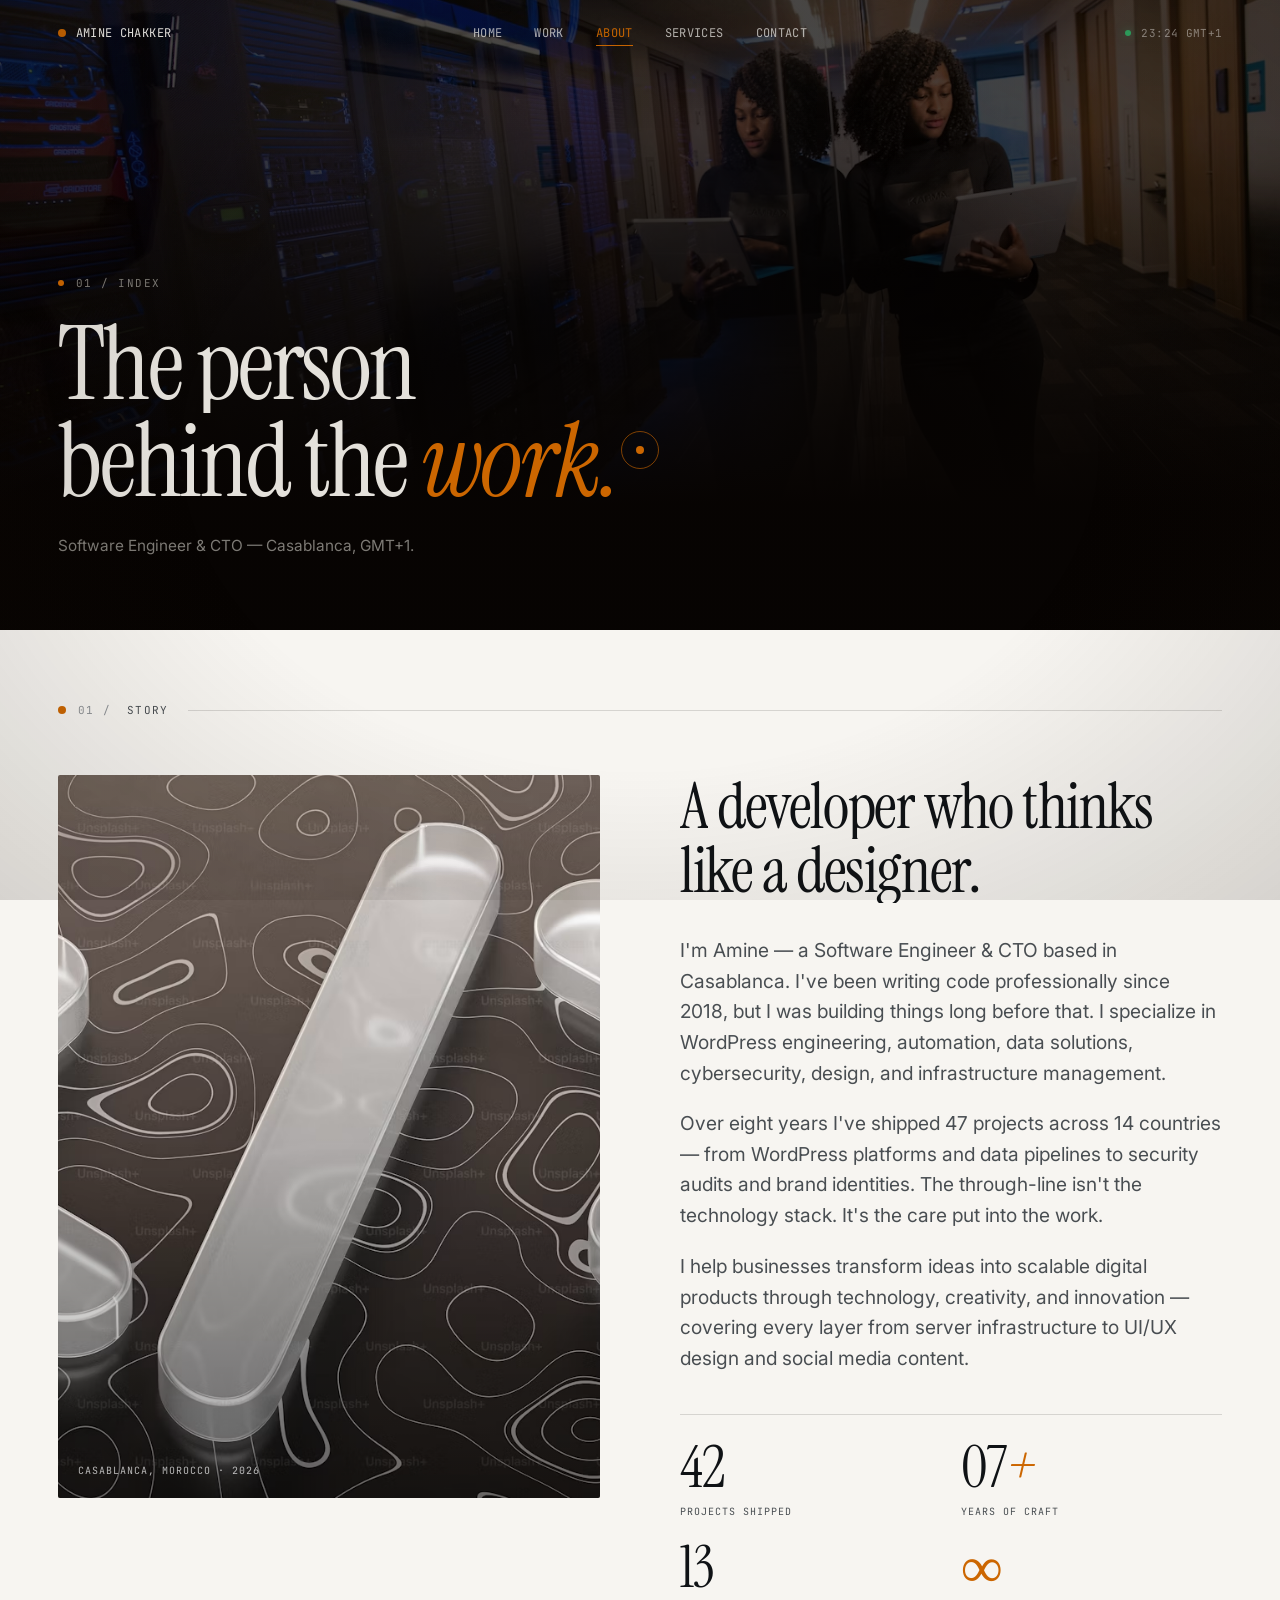
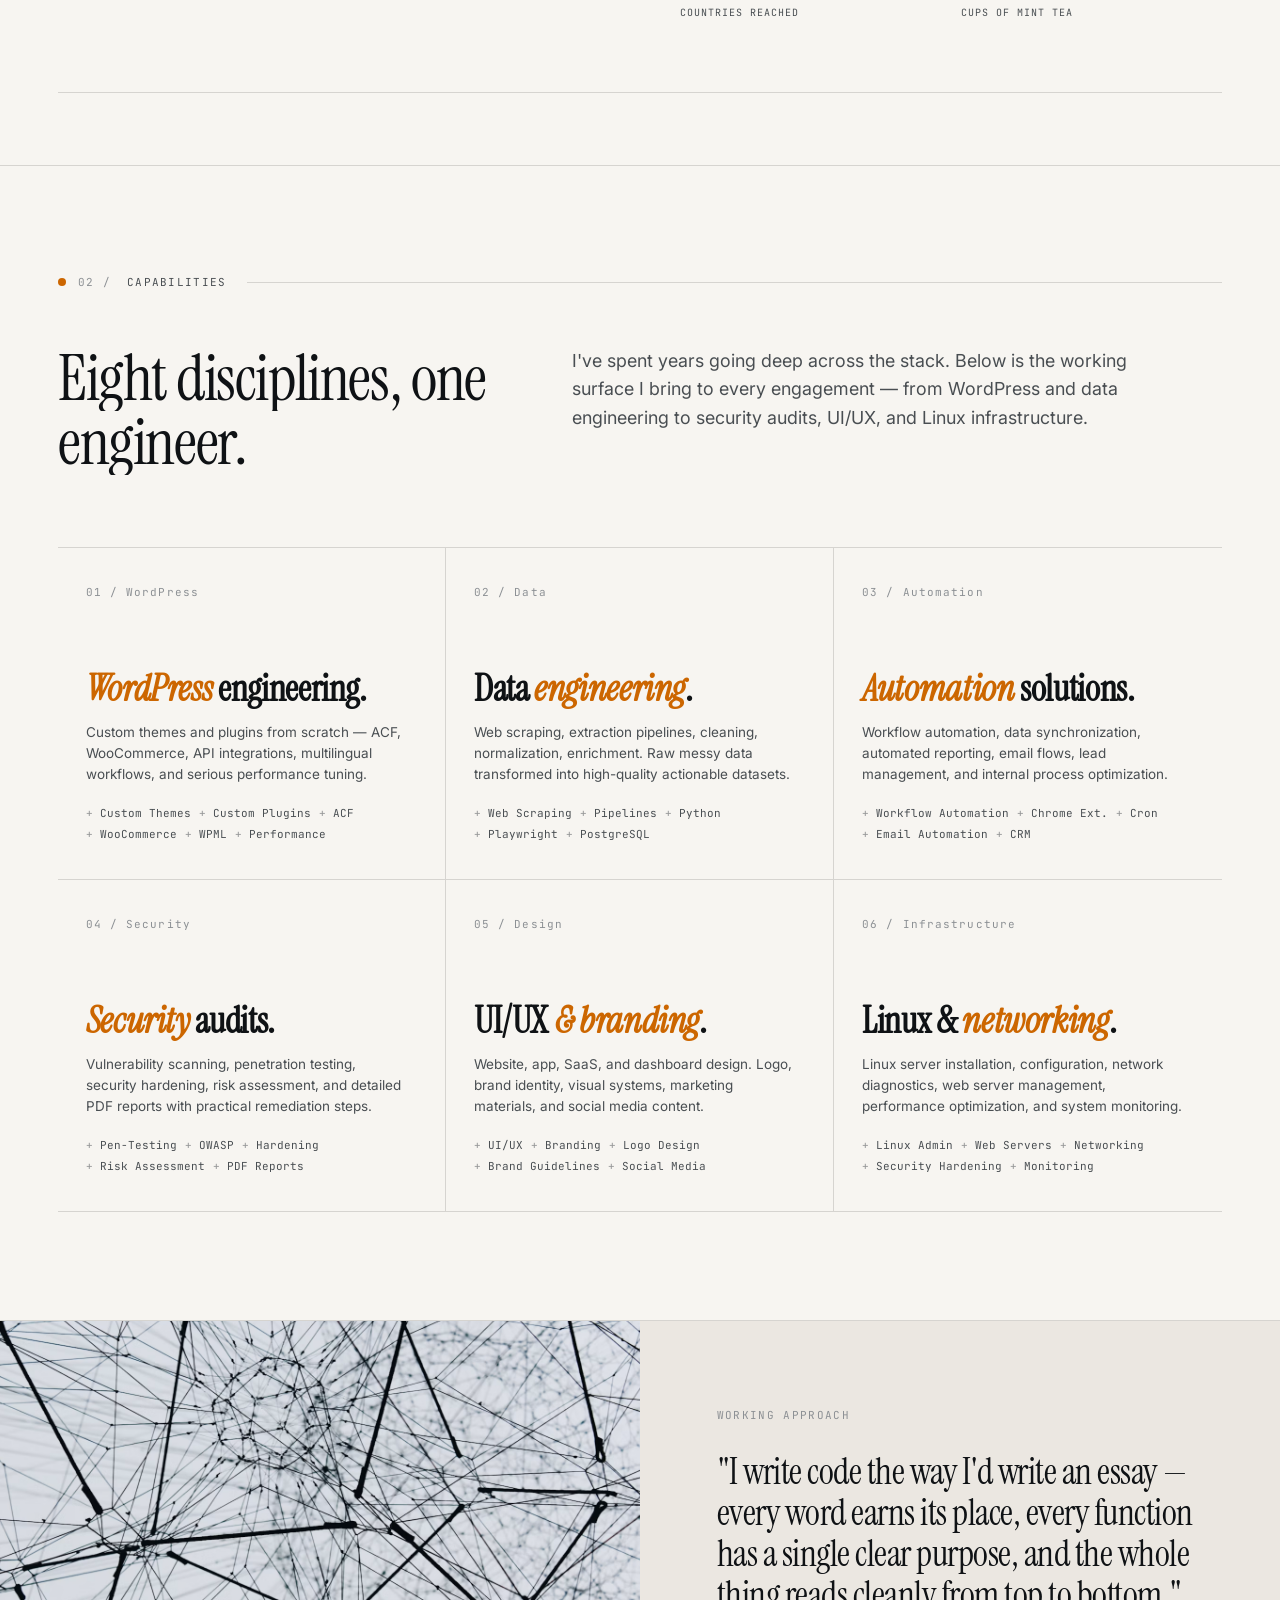
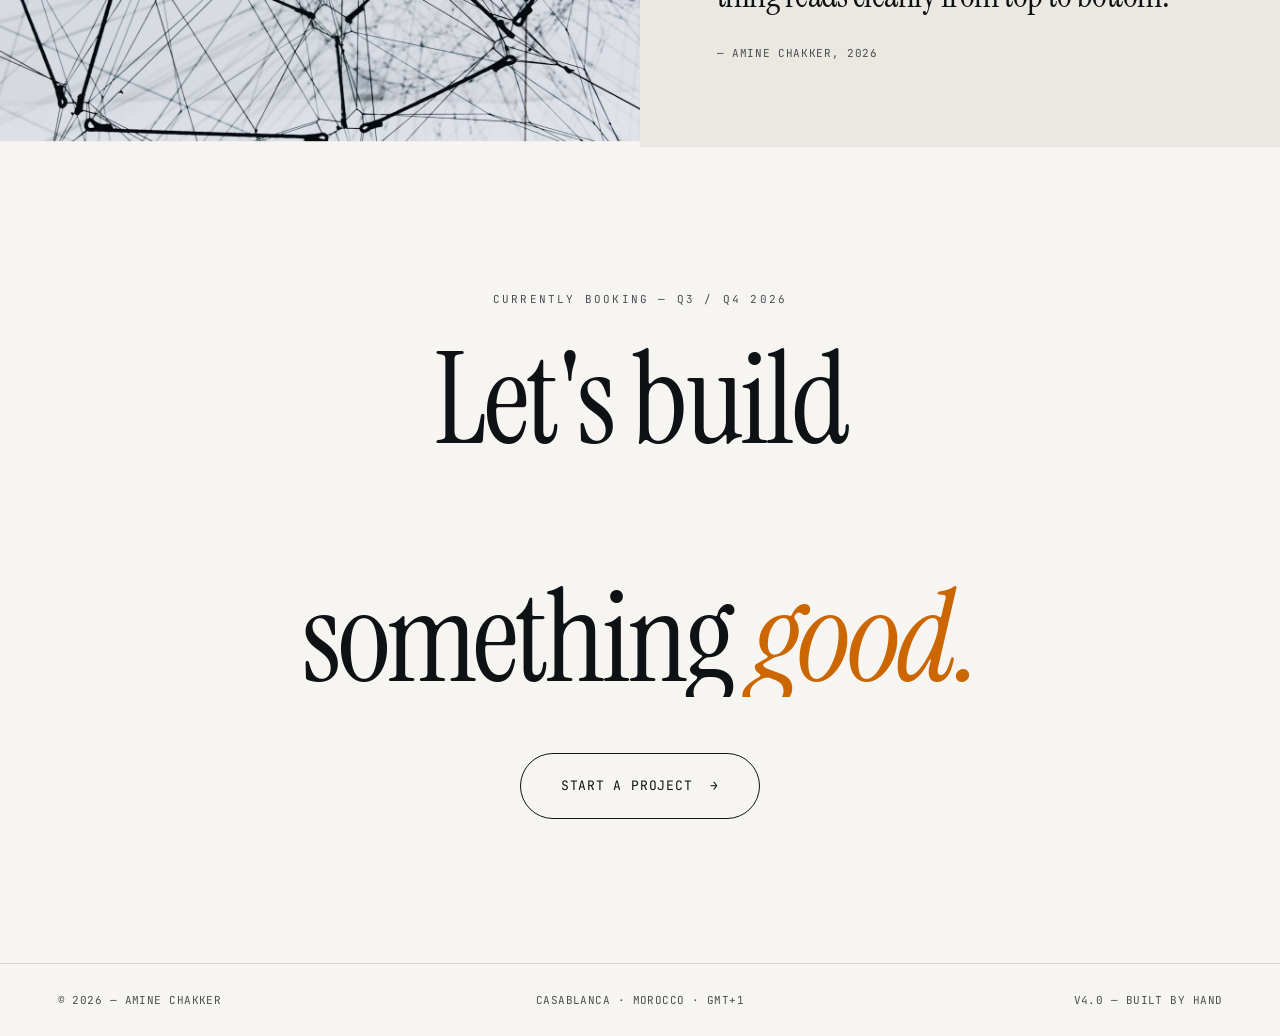
<file: about.html>
<!doctype html>
<html lang="en">
<head>
  <meta charset="utf-8" />
  <meta name="viewport" content="width=device-width, initial-scale=1" />
  <title>About — Amine Chakker</title>
  <meta name="description" content="Amine Chakker — Software Engineer & CTO. Eight years building digital products from Casablanca." />

  <link rel="preconnect" href="https://fonts.googleapis.com" />
  <link rel="preconnect" href="https://fonts.gstatic.com" crossorigin />
  <link href="https://fonts.googleapis.com/css2?family=Instrument+Serif:ital@0;1&family=Inter:wght@300;400;500;600&family=JetBrains+Mono:wght@300;400;500&display=swap" rel="stylesheet" />

  <link rel="stylesheet" href="styles.css" />

  <style>
    .page-hero__title .row { display: block; overflow: hidden; }
    .page-hero__title .row > span { display: inline-block; will-change: transform; }
    .page-hero__label, .page-hero__sub { opacity: 0; }

    /* About portrait image initial state */
    .about-page__portrait img { opacity: 0; transition: opacity 0s; }
  </style>
</head>
<body data-page="about">

  <div id="scroll-progress"></div>
  <div id="pt" aria-hidden="true"></div>

  <div class="grain" aria-hidden="true"></div>
  <div class="vignette" aria-hidden="true"></div>

  <div class="cursor" aria-hidden="true"></div>
  <div class="cursor-ring" aria-hidden="true"></div>

  <!-- ════ NAV ════ -->
  <header class="nav is-dark">
    <div class="nav__brand">
      <span class="nav__brand-mark"></span>
      <span>Amine Chakker</span>
    </div>
    <nav class="nav__center" aria-label="Primary">
      <a href="index.html"    data-page="home">Home</a>
      <a href="work.html"     data-page="work">Work</a>
      <a href="about.html"    data-page="about">About</a>
      <a href="services.html" data-page="services">Services</a>
      <a href="contact.html"  data-page="contact">Contact</a>
    </nav>
    <div class="nav__cta">
      <span class="nav__dot" aria-hidden="true"></span>
      <span class="nav__time" data-time>—</span>
    </div>
    <button class="nav__burger" aria-label="Open menu" aria-expanded="false">
      <span></span><span></span>
    </button>
  </header>

  <div class="mobile-menu" aria-hidden="true">
    <nav class="mobile-menu__links">
      <a href="index.html" data-page="home">Home</a>
      <a href="work.html"  data-page="work">Work</a>
      <a href="about.html" data-page="about">About</a>
      <a href="services.html" data-page="services">Services</a>
      <a href="contact.html"  data-page="contact">Contact</a>
    </nav>
    <div class="mobile-menu__footer">
      <span>Amine Chakker · 2026</span>
      <a href="mailto:aminechakker18@gmail.com">aminechakker18@gmail.com</a>
    </div>
  </div>

  <!-- ════ PAGE HERO ════ -->
  <section class="page-hero">
    <div class="page-hero__bg">
      <img src="photo-1573164713988-8665fc963095.avif" alt="" aria-hidden="true" />
    </div>
    <div class="page-hero__overlay"></div>
    <div class="page-hero__content">
      <div class="page-hero__label">01 / Index</div>
      <h1 class="page-hero__title">
        <span class="row"><span>The person</span></span>
        <span class="row"><span>behind the <em>work.</em></span></span>
      </h1>
      <p class="page-hero__sub">Software Engineer & CTO — Casablanca, GMT+1.</p>
    </div>
  </section>

  <!-- ════ ABOUT INTRO ════ -->
  <section class="about-page">
    <div class="section-label"><span class="num">01 /</span> Story</div>

    <div class="about-page__intro">
      <div class="about-page__portrait">
        <img src="premium_photo-1685086785636-2a1a0e5b591f.avif" alt="Amine Chakker — workspace" />
        <div class="about-page__portrait-caption">Casablanca, Morocco · 2026</div>
      </div>

      <div class="about-page__text">
        <h2 class="h2" data-split>A developer who <em class="it">thinks</em> like a designer.</h2>

        <p class="about-page__lead reveal-fade" style="margin-top:32px">
          I'm Amine — a Software Engineer & CTO based in Casablanca. I've been writing code professionally since 2018, but I was building things long before that. I specialize in WordPress engineering, automation, data solutions, cybersecurity, design, and infrastructure management.
        </p>
        <p class="about-page__lead reveal-fade">
          Over eight years I've shipped 47 projects across 14 countries — from WordPress platforms and data pipelines to security audits and brand identities. The through-line isn't the technology stack. It's the care put into the work.
        </p>
        <p class="about-page__lead reveal-fade">
          I help businesses transform ideas into scalable digital products through technology, creativity, and innovation — covering every layer from server infrastructure to UI/UX design and social media content.
        </p>

        <div class="about-page__stats">
          <div class="about-page__stat">
            <div class="n"><span data-count="47">00</span></div>
            <div class="l">Projects shipped</div>
          </div>
          <div class="about-page__stat">
            <div class="n"><span data-count="8">0</span><em class="it">+</em></div>
            <div class="l">Years of craft</div>
          </div>
          <div class="about-page__stat">
            <div class="n"><span data-count="14">00</span></div>
            <div class="l">Countries reached</div>
          </div>
          <div class="about-page__stat">
            <div class="n"><em class="it">∞</em></div>
            <div class="l">Cups of mint tea</div>
          </div>
        </div>
      </div>
    </div>

  </section>

  <!-- ════ CAPABILITIES ════ -->
  <section class="about-caps">
    <div class="section-label"><span class="num">02 /</span> Capabilities</div>

    <div class="split" style="margin-bottom:72px">
      <h2 class="h2" data-split>Eight disciplines, <em class="it">one</em> engineer.</h2>
      <p class="lead reveal-fade">
        I've spent years going deep across the stack. Below is the working surface I bring to every engagement — from WordPress and data engineering to security audits, UI/UX, and Linux infrastructure.
      </p>
    </div>

    <div class="skills__grid">
      <article class="skill" data-cursor="hover">
        <div class="skill__num">01 / WordPress</div>
        <h3 class="skill__name"><em>WordPress</em> engineering.</h3>
        <p class="skill__desc">Custom themes and plugins from scratch — ACF, WooCommerce, API integrations, multilingual workflows, and serious performance tuning.</p>
        <div class="skill__items">
          <span>Custom Themes</span><span>Custom Plugins</span><span>ACF</span><span>WooCommerce</span><span>WPML</span><span>Performance</span>
        </div>
      </article>

      <article class="skill" data-cursor="hover">
        <div class="skill__num">02 / Data</div>
        <h3 class="skill__name">Data <em>engineering</em>.</h3>
        <p class="skill__desc">Web scraping, extraction pipelines, cleaning, normalization, enrichment. Raw messy data transformed into high-quality actionable datasets.</p>
        <div class="skill__items">
          <span>Web Scraping</span><span>Pipelines</span><span>Python</span><span>Playwright</span><span>PostgreSQL</span>
        </div>
      </article>

      <article class="skill" data-cursor="hover">
        <div class="skill__num">03 / Automation</div>
        <h3 class="skill__name"><em>Automation</em> solutions.</h3>
        <p class="skill__desc">Workflow automation, data synchronization, automated reporting, email flows, lead management, and internal process optimization.</p>
        <div class="skill__items">
          <span>Workflow Automation</span><span>Chrome Ext.</span><span>Cron</span><span>Email Automation</span><span>CRM</span>
        </div>
      </article>

      <article class="skill" data-cursor="hover">
        <div class="skill__num">04 / Security</div>
        <h3 class="skill__name"><em>Security</em> audits.</h3>
        <p class="skill__desc">Vulnerability scanning, penetration testing, security hardening, risk assessment, and detailed PDF reports with practical remediation steps.</p>
        <div class="skill__items">
          <span>Pen-Testing</span><span>OWASP</span><span>Hardening</span><span>Risk Assessment</span><span>PDF Reports</span>
        </div>
      </article>

      <article class="skill" data-cursor="hover">
        <div class="skill__num">05 / Design</div>
        <h3 class="skill__name">UI/UX <em>&amp; branding</em>.</h3>
        <p class="skill__desc">Website, app, SaaS, and dashboard design. Logo, brand identity, visual systems, marketing materials, and social media content.</p>
        <div class="skill__items">
          <span>UI/UX</span><span>Branding</span><span>Logo Design</span><span>Brand Guidelines</span><span>Social Media</span>
        </div>
      </article>

      <article class="skill" data-cursor="hover">
        <div class="skill__num">06 / Infrastructure</div>
        <h3 class="skill__name">Linux &amp; <em>networking</em>.</h3>
        <p class="skill__desc">Linux server installation, configuration, network diagnostics, web server management, performance optimization, and system monitoring.</p>
        <div class="skill__items">
          <span>Linux Admin</span><span>Web Servers</span><span>Networking</span><span>Security Hardening</span><span>Monitoring</span>
        </div>
      </article>
    </div>
  </section>

  <!-- ════ SECOND IMAGE SECTION ════ -->
  <section style="padding:0;overflow:hidden;border-top:1px solid var(--line)">
    <div style="display:grid;grid-template-columns:1fr 1fr;min-height:420px">
      <div style="position:relative;overflow:hidden">
        <img src="photo-1545987796-200677ee1011.avif" alt="Technology detail"
          style="width:100%;height:100%;object-fit:cover;transform:scale(1.04);transition:transform 8s var(--ease-out)"
          data-parallax="0.08" />
      </div>
      <div style="background:var(--bg-2);padding:clamp(48px,6vw,80px);display:flex;flex-direction:column;justify-content:center">
        <div style="font-family:var(--mono);font-size:11px;letter-spacing:.12em;text-transform:uppercase;color:var(--ink-faint);margin-bottom:28px">
          Working approach
        </div>
        <p style="font-family:var(--serif);font-size:clamp(26px,2.8vw,40px);line-height:1.15;letter-spacing:-.014em;color:var(--ink)">
          "I write code the way I'd write an essay — every word earns its place, every function has a single clear purpose, and the whole thing reads cleanly from top to bottom."
        </p>
        <div style="margin-top:28px;font-family:var(--mono);font-size:11px;letter-spacing:.06em;text-transform:uppercase;color:var(--ink-dim)">
          — Amine Chakker, 2026
        </div>
      </div>
    </div>
  </section>

  <!-- ════ CONTACT CTA ════ -->
  <section class="contact-cta">
    <div class="contact-cta__eyebrow">Currently booking — Q3 / Q4 2026</div>
    <h2 class="contact-cta__h">
      <span class="reveal-line"><span>Let's build</span></span><br/>
      <span class="reveal-line"><span>something <i class="it">good.</i></span></span>
    </h2>
    <a class="contact-cta__btn" href="contact.html" data-magnetic="0.3">
      <span>Start a project</span>
      <span class="arrow">→</span>
    </a>
  </section>

  <!-- ════ FOOTER ════ -->
  <footer class="footer">
    <div class="footer__left">© 2026 — Amine Chakker</div>
    <div class="footer__center">Casablanca · Morocco · GMT+1</div>
    <div class="footer__right">v4.0 — Built by hand</div>
  </footer>

  <script src="main.js" defer></script>
</body>
</html>
</file>
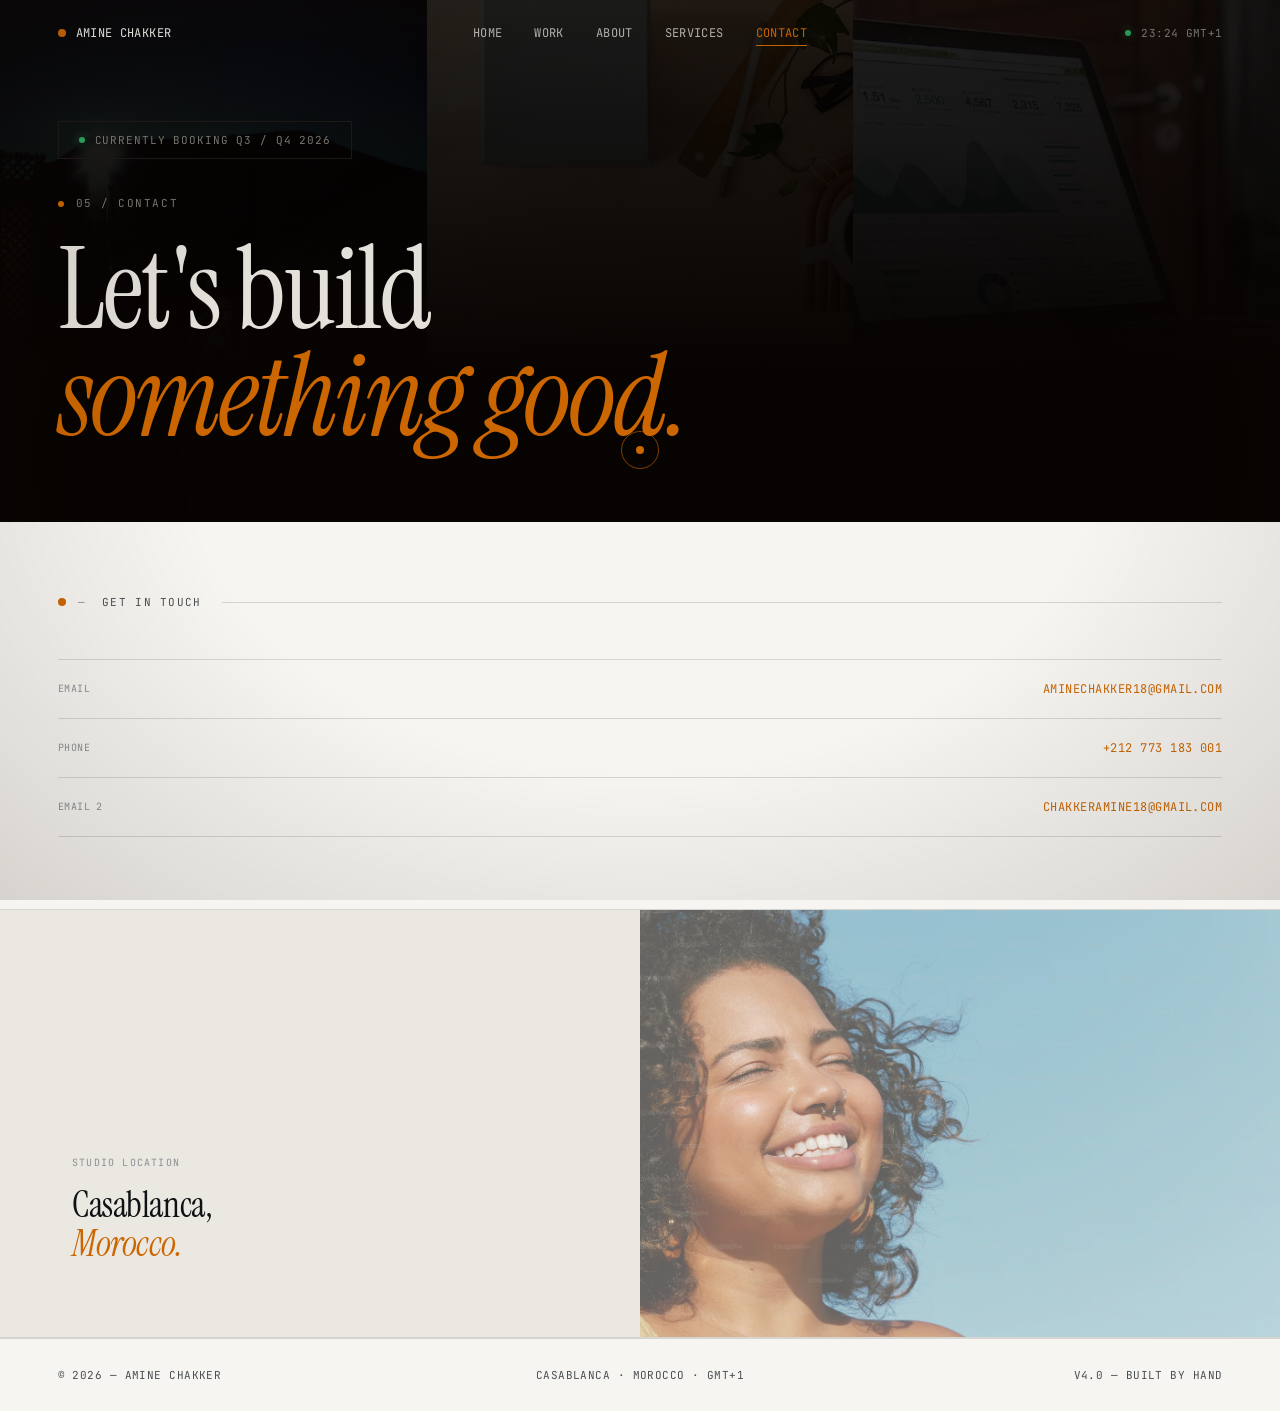
<file: contact.html>
<!doctype html>
<html lang="en">
<head>
  <meta charset="utf-8" />
  <meta name="viewport" content="width=device-width, initial-scale=1" />
  <title>Contact — Amine Chakker</title>
  <meta name="description" content="Start a project with Amine Chakker — full-stack developer and founder of OnuxMedia." />

  <link rel="preconnect" href="https://fonts.googleapis.com" />
  <link rel="preconnect" href="https://fonts.gstatic.com" crossorigin />
  <link href="https://fonts.googleapis.com/css2?family=Instrument+Serif:ital@0;1&family=Inter:wght@300;400;500;600&family=JetBrains+Mono:wght@300;400;500&display=swap" rel="stylesheet" />

  <link rel="stylesheet" href="styles.css" />

  <style>
    /* ── Contact page hero with image strip ─────────── */
    .contact-hero {
      position: relative;
      background: var(--bg-dark);
      overflow: hidden;
      min-height: 58vh;
      display: flex;
      align-items: flex-end;
      padding: 0 var(--pad) clamp(60px, 8vh, 100px);
    }
    .contact-hero__strip {
      position: absolute;
      inset: 0;
      display: grid;
      grid-template-columns: repeat(3, 1fr);
    }
    .contact-hero__strip div {
      overflow: hidden;
      opacity: 0.25;
    }
    .contact-hero__strip img {
      width: 100%; height: 100%; object-fit: cover;
      transform: scale(1.08);
      transition: transform 10s var(--ease-out);
    }
    .contact-hero:hover .contact-hero__strip img { transform: scale(1); }
    .contact-hero__overlay {
      position: absolute; inset: 0;
      background: linear-gradient(to top, var(--bg-dark) 30%, rgba(0,0,0,0.4) 100%);
    }
    .contact-hero__content {
      position: relative; z-index: 2;
    }
    .contact-hero__label {
      font-family: var(--mono); font-size: 11px;
      letter-spacing: .14em; text-transform: uppercase;
      color: var(--ink-dim-dark); margin-bottom: 24px;
      display: flex; align-items: center; gap: 12px;
    }
    .contact-hero__label::before {
      content: ""; width: 6px; height: 6px;
      background: var(--accent); border-radius: 50%;
    }
    .contact-hero__h {
      font-family: var(--serif); font-weight: 400;
      font-size: clamp(52px, 9vw, 150px);
      line-height: .93; letter-spacing: -.025em;
      color: var(--ink-dark);
    }
    .contact-hero__h em { font-style: italic; color: var(--accent); }

    /* ── Availability badge ─────────────────────────── */
    .avail-badge {
      display: inline-flex; align-items: center; gap: 10px;
      padding: 10px 20px;
      border: 1px solid var(--line-dark);
      font-family: var(--mono); font-size: 11px;
      letter-spacing: .08em; text-transform: uppercase;
      color: var(--ink-dim-dark); margin-bottom: 36px;
    }
    .avail-badge__dot {
      width: 6px; height: 6px; border-radius: 50%;
      background: #2ea862; box-shadow: 0 0 10px rgba(46,168,98,.6);
    }

    /* ── Contact split ──────────────────────────────── */
    .contact-split {
      display: grid;
      grid-template-columns: 1fr 1.2fr;
      gap: 80px;
      padding: clamp(60px,8vh,100px) var(--pad);
      border-bottom: 1px solid var(--line);
    }
    @media(max-width:900px){
      .contact-split { grid-template-columns: 1fr; gap: 48px; }
    }

    .contact-info__channels {
      display: flex; flex-direction: column; gap: 0;
      margin-top: 40px;
    }
    .contact-info__channel {
      display: flex; align-items: center; justify-content: space-between;
      padding: 20px 0; border-bottom: 1px solid var(--line);
      font-family: var(--mono); font-size: 12px;
      letter-spacing: .04em; text-transform: uppercase;
      transition: padding-left .4s var(--ease-out);
    }
    .contact-info__channel:first-child { border-top: 1px solid var(--line); }
    .contact-info__channel:hover { padding-left: 12px; }
    .contact-info__channel span:first-child { color: var(--ink-faint); font-size: 10px; }
    .contact-info__channel span:last-child { color: var(--accent); }
    .contact-info__channel:hover span:last-child { text-decoration: underline; text-underline-offset: 4px; }

    .contact-info__meta {
      margin-top: 48px; padding-top: 24px; border-top: 1px solid var(--line);
      display: grid; grid-template-columns: 1fr 1fr; gap: 24px;
    }
    .contact-info__meta div {
      font-family: var(--mono); font-size: 10.5px;
      letter-spacing: .06em; text-transform: uppercase; color: var(--ink-dim);
    }
    .contact-info__meta span { display: block; color: var(--ink-faint); font-size: 10px; margin-bottom: 4px; }
  </style>
</head>
<body data-page="contact">

  <div id="scroll-progress"></div>
  <div id="pt" aria-hidden="true"></div>

  <div class="grain" aria-hidden="true"></div>
  <div class="vignette" aria-hidden="true"></div>

  <div class="cursor" aria-hidden="true"></div>
  <div class="cursor-ring" aria-hidden="true"></div>

  <!-- ════ NAV ════ -->
  <header class="nav is-dark">
    <div class="nav__brand">
      <span class="nav__brand-mark"></span>
      <span>Amine Chakker</span>
    </div>
    <nav class="nav__center" aria-label="Primary">
      <a href="index.html"    data-page="home">Home</a>
      <a href="work.html"     data-page="work">Work</a>
      <a href="about.html"    data-page="about">About</a>
      <a href="services.html" data-page="services">Services</a>
      <a href="contact.html"  data-page="contact">Contact</a>
    </nav>
    <div class="nav__cta">
      <span class="nav__dot" aria-hidden="true"></span>
      <span class="nav__time" data-time>—</span>
    </div>
    <button class="nav__burger" aria-label="Open menu" aria-expanded="false">
      <span></span><span></span>
    </button>
  </header>

  <div class="mobile-menu" aria-hidden="true">
    <nav class="mobile-menu__links">
      <a href="index.html" data-page="home">Home</a>
      <a href="work.html"  data-page="work">Work</a>
      <a href="about.html" data-page="about">About</a>
      <a href="services.html" data-page="services">Services</a>
      <a href="contact.html"  data-page="contact">Contact</a>
    </nav>
    <div class="mobile-menu__footer">
      <span>Amine Chakker · 2026</span>
      <a href="mailto:aminechakker18@gmail.com">aminechakker18@gmail.com</a>
    </div>
  </div>

  <!-- ════ CONTACT HERO ════ -->
  <section class="contact-hero">
    <div class="contact-hero__strip" aria-hidden="true">
      <div><img src="photo-1578010504533-21f946ca5ae8.avif" alt="" /></div>
      <div><img src="premium_photo-1683309565422-77818a287060.avif" alt="" /></div>
      <div><img src="photo-1460925895917-afdab827c52f.avif" alt="" /></div>
    </div>
    <div class="contact-hero__overlay"></div>
    <div class="contact-hero__content">
      <div class="avail-badge">
        <span class="avail-badge__dot"></span>
        Currently booking Q3 / Q4 2026
      </div>
      <div class="contact-hero__label">05 / Contact</div>
      <h1 class="contact-hero__h">
        Let's build<br/><em>something good.</em>
      </h1>
    </div>
  </section>

  <!-- ════ CONTACT INFO ════ -->
  <div style="padding:clamp(60px,8vh,100px) var(--pad);border-bottom:1px solid var(--line)">
    <div class="section-label" style="margin-bottom:48px"><span class="num">—</span> Get in touch</div>

    <div class="contact-info__channels">
      <a class="contact-info__channel" href="mailto:aminechakker18@gmail.com">
        <span>Email</span>
        <span>aminechakker18@gmail.com</span>
      </a>
      <a class="contact-info__channel" href="tel:+212773183001">
        <span>Phone</span>
        <span>+212 773 183 001</span>
      </a>
      <a class="contact-info__channel" href="mailto:chakkeramine18@gmail.com">
        <span>Email 2</span>
        <span>chakkeramine18@gmail.com</span>
      </a>
    </div>
  </div>

  <!-- ════ FOOTER MAP STRIP ════ -->
  <div style="display:grid;grid-template-columns:1fr 1fr;min-height:260px;border-bottom:1px solid var(--line)">
    <div style="background:var(--bg-2);padding:clamp(40px,6vw,72px);display:flex;flex-direction:column;justify-content:flex-end">
      <div style="font-family:var(--mono);font-size:10px;letter-spacing:.12em;text-transform:uppercase;color:var(--ink-faint);margin-bottom:16px">
        Studio location
      </div>
      <div style="font-family:var(--serif);font-size:clamp(24px,2.8vw,40px);line-height:1.1;letter-spacing:-.012em">
        Casablanca,<br/><em style="font-style:italic;color:var(--accent)">Morocco.</em>
      </div>
    </div>
    <div style="overflow:hidden;position:relative">
      <img src="premium_photo-1661301005492-831ee0d3a3e1.avif" alt=""
        style="width:100%;height:100%;object-fit:cover;opacity:.6;transform:scale(1.05);transition:transform 8s var(--ease-out)"
        onmouseenter="this.style.transform='scale(1)'" onmouseleave="this.style.transform='scale(1.05)'" />
    </div>
  </div>

  <!-- ════ FOOTER ════ -->
  <footer class="footer">
    <div class="footer__left">© 2026 — Amine Chakker</div>
    <div class="footer__center">Casablanca · Morocco · GMT+1</div>
    <div class="footer__right">v4.0 — Built by hand</div>
  </footer>

  <script src="main.js" defer></script>
</body>
</html>
</file>
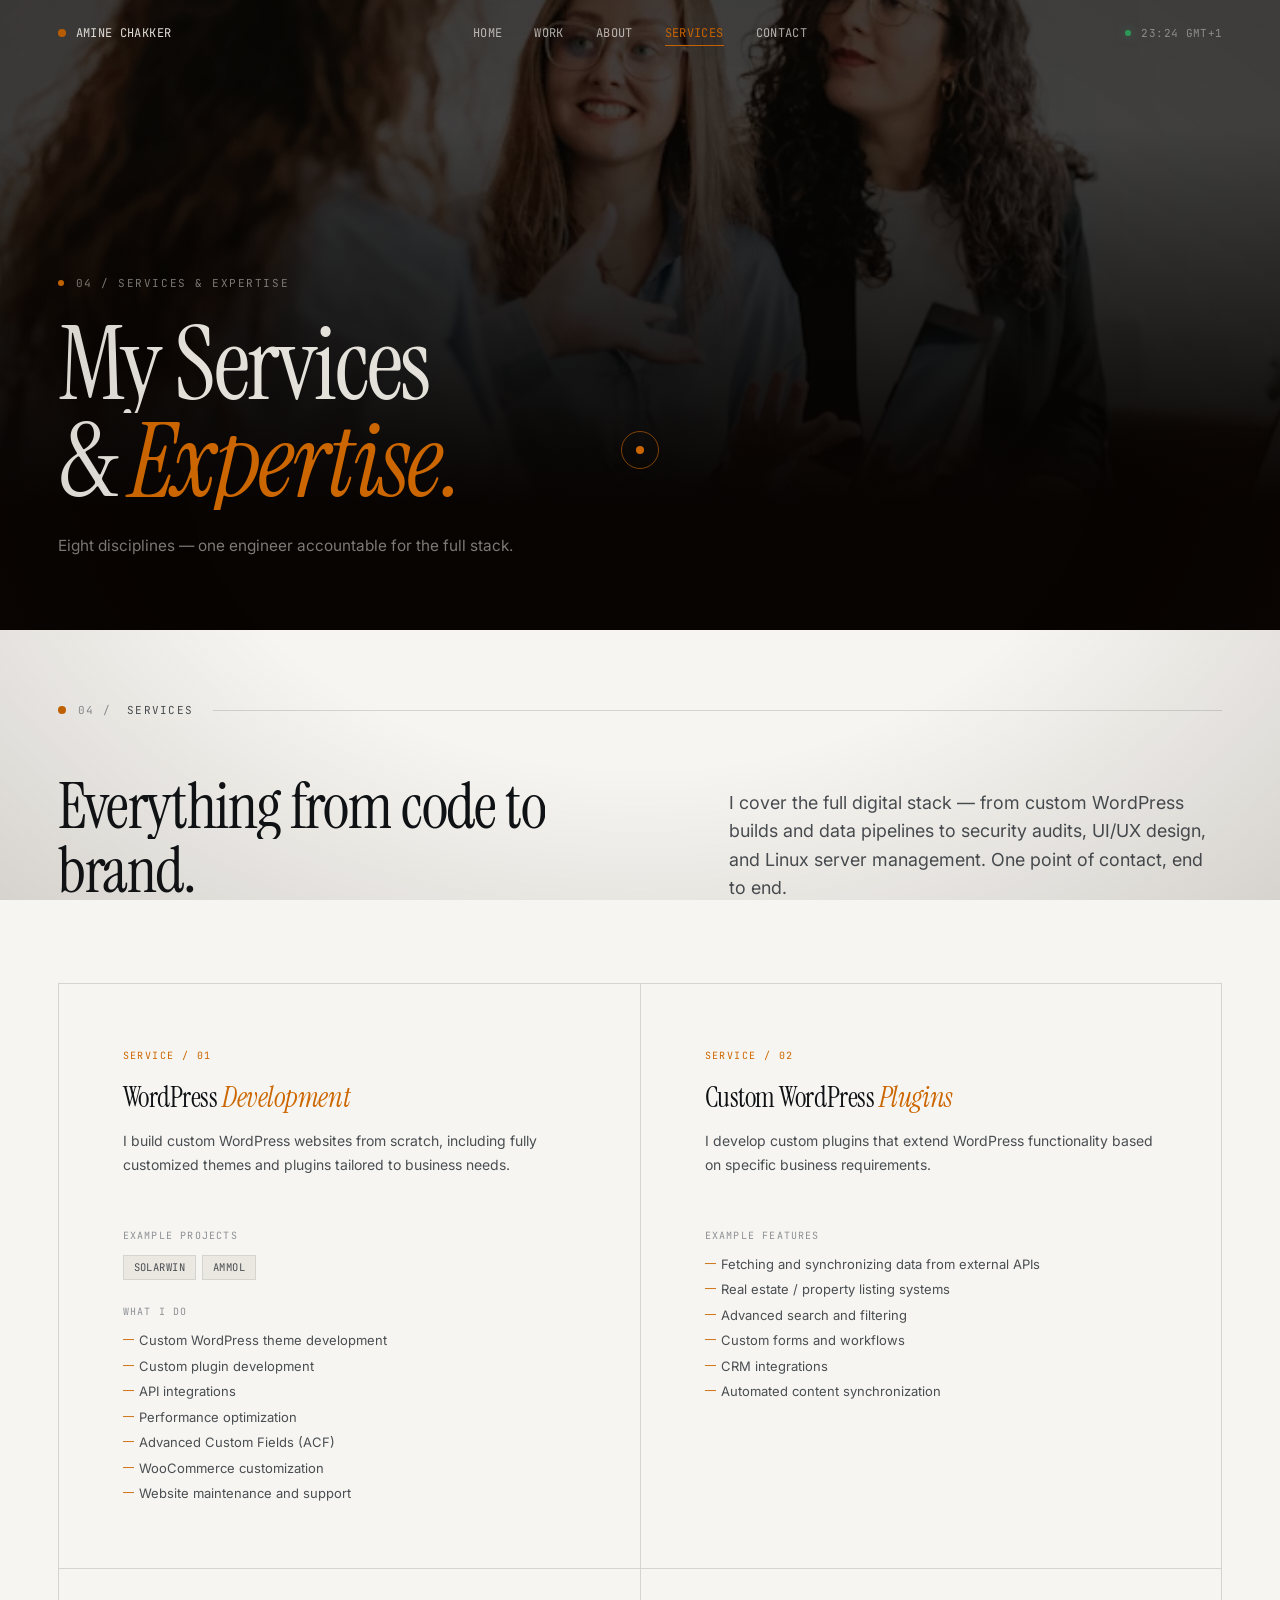
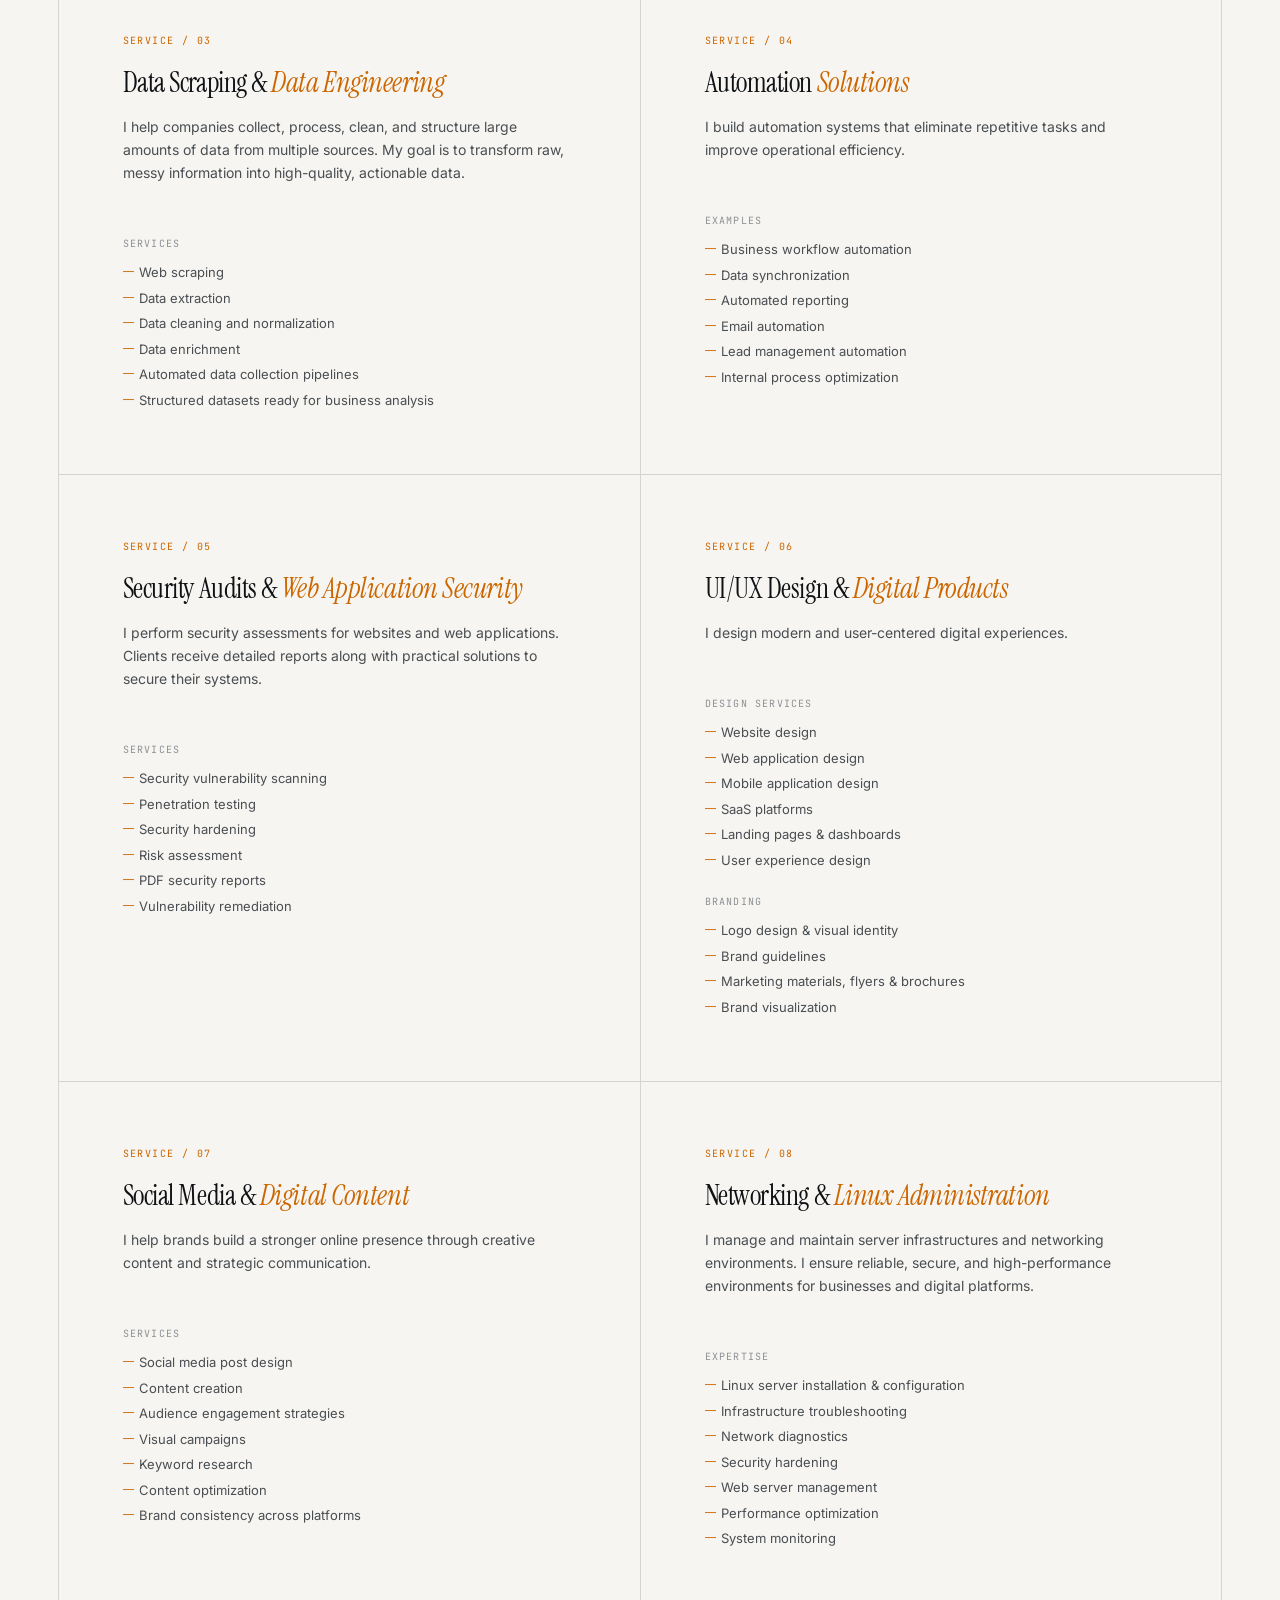
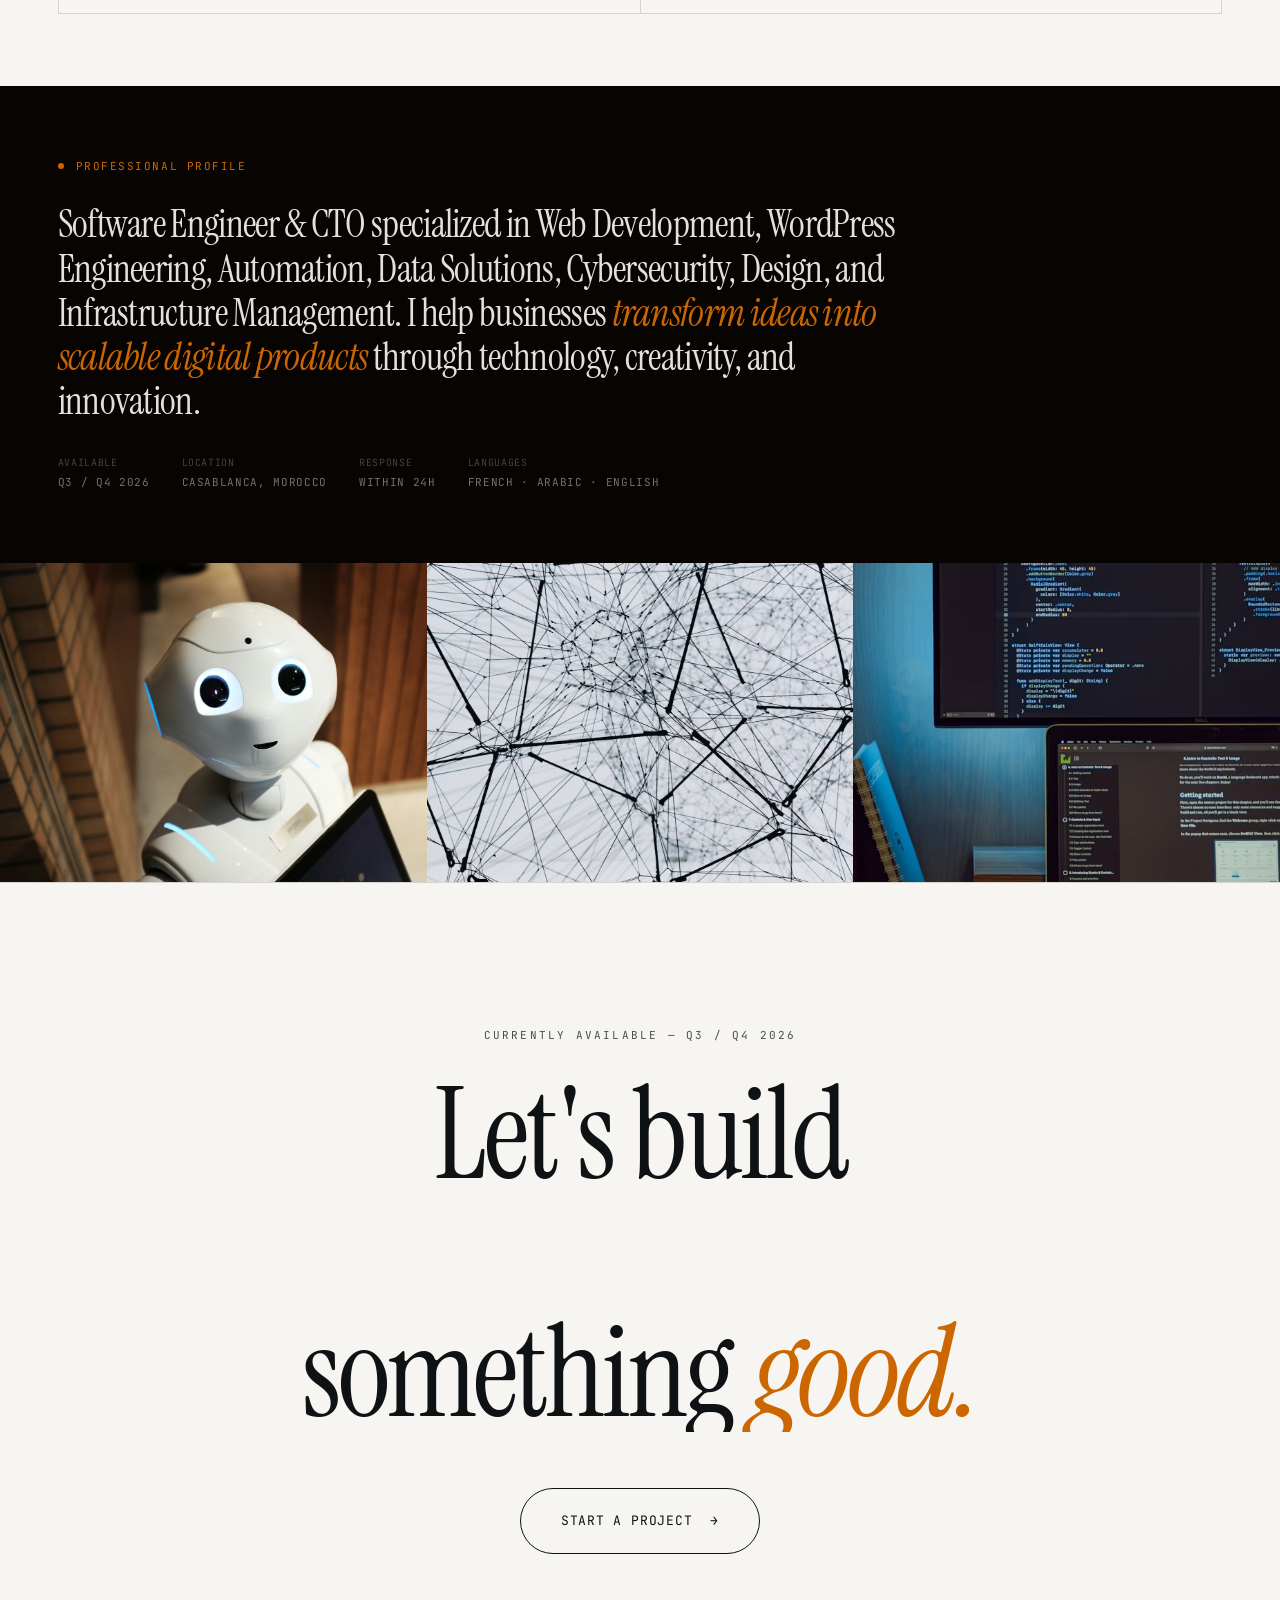
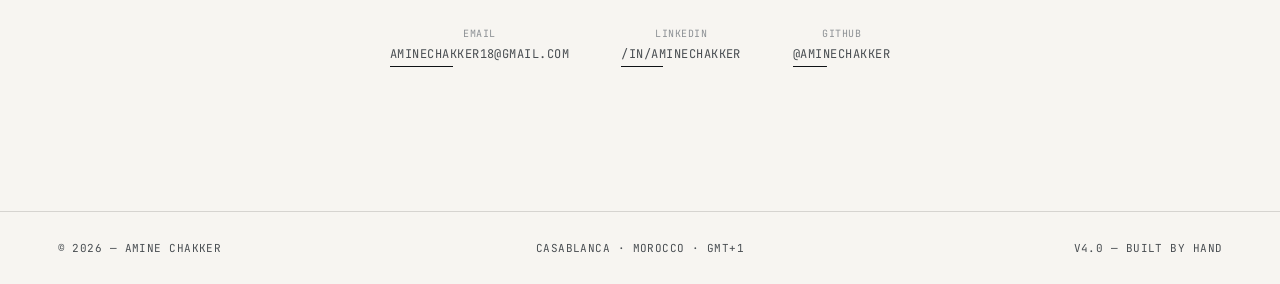
<file: services.html>
<!doctype html>
<html lang="en">
<head>
  <meta charset="utf-8" />
  <meta name="viewport" content="width=device-width, initial-scale=1" />
  <title>Services — Amine Chakker</title>
  <meta name="description" content="Amine Chakker — WordPress development, data engineering, automation, security audits, UI/UX design, and Linux administration." />

  <link rel="preconnect" href="https://fonts.googleapis.com" />
  <link rel="preconnect" href="https://fonts.gstatic.com" crossorigin />
  <link href="https://fonts.googleapis.com/css2?family=Instrument+Serif:ital@0;1&family=Inter:wght@300;400;500;600&family=JetBrains+Mono:wght@300;400;500&display=swap" rel="stylesheet" />

  <link rel="stylesheet" href="styles.css" />

  <style>
    .page-hero__title .row { display: block; overflow: hidden; }
    .page-hero__title .row > span { display: inline-block; will-change: transform; }
    .page-hero__label, .page-hero__sub { opacity: 0; }

    /* ── Services grid ───────────────────────────────── */
    .svc-grid {
      display: grid;
      grid-template-columns: 1fr 1fr;
      gap: 1px;
      background: var(--line);
      border: 1px solid var(--line);
      margin-top: 72px;
    }
    @media(max-width:860px){ .svc-grid { grid-template-columns: 1fr; } }

    .svc-card {
      background: var(--bg);
      padding: clamp(36px,5vw,64px);
      display: flex;
      flex-direction: column;
      gap: 0;
      transition: background .3s;
    }
    .svc-card:hover { background: var(--bg-2); }

    .svc-card__num {
      font-family: var(--mono);
      font-size: 10px;
      letter-spacing: .14em;
      text-transform: uppercase;
      color: var(--accent);
      margin-bottom: 20px;
    }
    .svc-card__title {
      font-family: var(--serif);
      font-size: clamp(22px, 2.2vw, 32px);
      font-weight: 400;
      line-height: 1.1;
      letter-spacing: -.016em;
      color: var(--ink);
      margin-bottom: 16px;
    }
    .svc-card__title em { font-style: italic; color: var(--accent); }

    .svc-card__desc {
      font-size: 14px;
      line-height: 1.65;
      color: var(--ink-dim);
      margin-bottom: 28px;
    }

    .svc-card__section {
      font-family: var(--mono);
      font-size: 10px;
      letter-spacing: .12em;
      text-transform: uppercase;
      color: var(--ink-faint);
      margin-bottom: 12px;
      margin-top: 24px;
    }
    .svc-card__section:first-of-type { margin-top: 0; }

    .svc-card__list {
      list-style: none;
      padding: 0;
      margin: 0;
      display: flex;
      flex-direction: column;
      gap: 6px;
    }
    .svc-card__list li {
      font-size: 13px;
      color: var(--ink-dim);
      padding-left: 16px;
      position: relative;
      line-height: 1.5;
    }
    .svc-card__list li::before {
      content: "—";
      position: absolute;
      left: 0;
      color: var(--accent);
      font-size: 11px;
    }

    .svc-card__examples {
      display: flex;
      flex-wrap: wrap;
      gap: 6px;
      margin-top: 0;
    }
    .svc-card__examples span {
      font-family: var(--mono);
      font-size: 10.5px;
      letter-spacing: .04em;
      text-transform: uppercase;
      color: var(--ink-dim);
      background: var(--bg-2);
      border: 1px solid var(--line);
      padding: 4px 10px;
    }

    /* ── Profile strip ───────────────────────────────── */
    .profile-strip {
      background: var(--bg-dark);
      padding: clamp(60px,8vh,100px) var(--pad);
    }
    .profile-strip__inner {
      max-width: 860px;
    }
    .profile-strip__label {
      font-family: var(--mono);
      font-size: 11px;
      letter-spacing: .14em;
      text-transform: uppercase;
      color: var(--accent);
      margin-bottom: 28px;
      display: flex;
      align-items: center;
      gap: 12px;
    }
    .profile-strip__label::before {
      content: "";
      width: 6px; height: 6px;
      background: var(--accent);
      border-radius: 50%;
    }
    .profile-strip__quote {
      font-family: var(--serif);
      font-size: clamp(26px, 3vw, 44px);
      font-weight: 400;
      line-height: 1.15;
      letter-spacing: -.018em;
      color: var(--ink-dark);
      margin-bottom: 32px;
    }
    .profile-strip__quote em { font-style: italic; color: var(--accent); }
    .profile-strip__meta {
      display: flex;
      flex-wrap: wrap;
      gap: 32px;
    }
    .profile-strip__meta div {
      font-family: var(--mono);
      font-size: 11px;
      letter-spacing: .06em;
      text-transform: uppercase;
      color: oklch(0.55 0.008 80);
    }
    .profile-strip__meta span {
      display: block;
      color: oklch(0.38 0.006 80);
      font-size: 10px;
      margin-bottom: 4px;
    }
  </style>
</head>
<body data-page="services">

  <div id="scroll-progress"></div>
  <div id="pt" aria-hidden="true"></div>

  <div class="grain" aria-hidden="true"></div>
  <div class="vignette" aria-hidden="true"></div>

  <div class="cursor" aria-hidden="true"></div>
  <div class="cursor-ring" aria-hidden="true"></div>

  <!-- ════ NAV ════ -->
  <header class="nav is-dark">
    <div class="nav__brand">
      <span class="nav__brand-mark"></span>
      <span>Amine Chakker</span>
    </div>
    <nav class="nav__center" aria-label="Primary">
      <a href="index.html"    data-page="home">Home</a>
      <a href="work.html"     data-page="work">Work</a>
      <a href="about.html"    data-page="about">About</a>
      <a href="services.html" data-page="services">Services</a>
      <a href="contact.html"  data-page="contact">Contact</a>
    </nav>
    <div class="nav__cta">
      <span class="nav__dot" aria-hidden="true"></span>
      <span class="nav__time" data-time>—</span>
    </div>
    <button class="nav__burger" aria-label="Open menu" aria-expanded="false">
      <span></span><span></span>
    </button>
  </header>

  <div class="mobile-menu" aria-hidden="true">
    <nav class="mobile-menu__links">
      <a href="index.html" data-page="home">Home</a>
      <a href="work.html"  data-page="work">Work</a>
      <a href="about.html" data-page="about">About</a>
      <a href="services.html" data-page="services">Services</a>
      <a href="contact.html"  data-page="contact">Contact</a>
    </nav>
    <div class="mobile-menu__footer">
      <span>Amine Chakker · 2026</span>
      <a href="mailto:aminechakker18@gmail.com">aminechakker18@gmail.com</a>
    </div>
  </div>

  <!-- ════ PAGE HERO ════ -->
  <section class="page-hero">
    <div class="page-hero__bg">
      <img src="premium_photo-1670884441757-d513d69fb7fe.avif" alt="" aria-hidden="true" />
    </div>
    <div class="page-hero__overlay"></div>
    <div class="page-hero__content">
      <div class="page-hero__label">04 / Services & Expertise</div>
      <h1 class="page-hero__title">
        <span class="row"><span>My Services</span></span>
        <span class="row"><span>&amp; <em>Expertise.</em></span></span>
      </h1>
      <p class="page-hero__sub">Eight disciplines — one engineer accountable for the full stack.</p>
    </div>
  </section>

  <!-- ════ SERVICES GRID ════ -->
  <section class="services-page">
    <div class="section-label"><span class="num">04 /</span> Services</div>

    <div class="services-page__head">
      <h2 class="h2" data-split>Everything from <em class="it">code</em> to brand.</h2>
      <p class="lead reveal-fade">
        I cover the full digital stack — from custom WordPress builds and data pipelines to security audits, UI/UX design, and Linux server management. One point of contact, end to end.
      </p>
    </div>

    <div class="svc-grid">

      <!-- 01 WordPress Development -->
      <div class="svc-card" data-cursor="hover">
        <div class="svc-card__num">SERVICE / 01</div>
        <h3 class="svc-card__title">WordPress <em>Development</em></h3>
        <p class="svc-card__desc">
          I build custom WordPress websites from scratch, including fully customized themes and plugins tailored to business needs.
        </p>
        <div class="svc-card__section">Example Projects</div>
        <div class="svc-card__examples">
          <span>Solarwin</span><span>Ammol</span>
        </div>
        <div class="svc-card__section">What I Do</div>
        <ul class="svc-card__list">
          <li>Custom WordPress theme development</li>
          <li>Custom plugin development</li>
          <li>API integrations</li>
          <li>Performance optimization</li>
          <li>Advanced Custom Fields (ACF)</li>
          <li>WooCommerce customization</li>
          <li>Website maintenance and support</li>
        </ul>
      </div>

      <!-- 02 Custom WordPress Plugins -->
      <div class="svc-card" data-cursor="hover">
        <div class="svc-card__num">SERVICE / 02</div>
        <h3 class="svc-card__title">Custom WordPress <em>Plugins</em></h3>
        <p class="svc-card__desc">
          I develop custom plugins that extend WordPress functionality based on specific business requirements.
        </p>
        <div class="svc-card__section">Example Features</div>
        <ul class="svc-card__list">
          <li>Fetching and synchronizing data from external APIs</li>
          <li>Real estate / property listing systems</li>
          <li>Advanced search and filtering</li>
          <li>Custom forms and workflows</li>
          <li>CRM integrations</li>
          <li>Automated content synchronization</li>
        </ul>
      </div>

      <!-- 03 Data Scraping & Data Engineering -->
      <div class="svc-card" data-cursor="hover">
        <div class="svc-card__num">SERVICE / 03</div>
        <h3 class="svc-card__title">Data Scraping &amp; <em>Data Engineering</em></h3>
        <p class="svc-card__desc">
          I help companies collect, process, clean, and structure large amounts of data from multiple sources. My goal is to transform raw, messy information into high-quality, actionable data.
        </p>
        <div class="svc-card__section">Services</div>
        <ul class="svc-card__list">
          <li>Web scraping</li>
          <li>Data extraction</li>
          <li>Data cleaning and normalization</li>
          <li>Data enrichment</li>
          <li>Automated data collection pipelines</li>
          <li>Structured datasets ready for business analysis</li>
        </ul>
      </div>

      <!-- 04 Automation Solutions -->
      <div class="svc-card" data-cursor="hover">
        <div class="svc-card__num">SERVICE / 04</div>
        <h3 class="svc-card__title">Automation <em>Solutions</em></h3>
        <p class="svc-card__desc">
          I build automation systems that eliminate repetitive tasks and improve operational efficiency.
        </p>
        <div class="svc-card__section">Examples</div>
        <ul class="svc-card__list">
          <li>Business workflow automation</li>
          <li>Data synchronization</li>
          <li>Automated reporting</li>
          <li>Email automation</li>
          <li>Lead management automation</li>
          <li>Internal process optimization</li>
        </ul>
      </div>

      <!-- 05 Security Audits -->
      <div class="svc-card" data-cursor="hover">
        <div class="svc-card__num">SERVICE / 05</div>
        <h3 class="svc-card__title">Security Audits &amp; <em>Web Application Security</em></h3>
        <p class="svc-card__desc">
          I perform security assessments for websites and web applications. Clients receive detailed reports along with practical solutions to secure their systems.
        </p>
        <div class="svc-card__section">Services</div>
        <ul class="svc-card__list">
          <li>Security vulnerability scanning</li>
          <li>Penetration testing</li>
          <li>Security hardening</li>
          <li>Risk assessment</li>
          <li>PDF security reports</li>
          <li>Vulnerability remediation</li>
        </ul>
      </div>

      <!-- 06 UI/UX & Digital Product Design -->
      <div class="svc-card" data-cursor="hover">
        <div class="svc-card__num">SERVICE / 06</div>
        <h3 class="svc-card__title">UI/UX Design &amp; <em>Digital Products</em></h3>
        <p class="svc-card__desc">
          I design modern and user-centered digital experiences.
        </p>
        <div class="svc-card__section">Design Services</div>
        <ul class="svc-card__list">
          <li>Website design</li>
          <li>Web application design</li>
          <li>Mobile application design</li>
          <li>SaaS platforms</li>
          <li>Landing pages &amp; dashboards</li>
          <li>User experience design</li>
        </ul>
        <div class="svc-card__section">Branding</div>
        <ul class="svc-card__list">
          <li>Logo design &amp; visual identity</li>
          <li>Brand guidelines</li>
          <li>Marketing materials, flyers &amp; brochures</li>
          <li>Brand visualization</li>
        </ul>
      </div>

      <!-- 07 Social Media & Digital Content -->
      <div class="svc-card" data-cursor="hover">
        <div class="svc-card__num">SERVICE / 07</div>
        <h3 class="svc-card__title">Social Media &amp; <em>Digital Content</em></h3>
        <p class="svc-card__desc">
          I help brands build a stronger online presence through creative content and strategic communication.
        </p>
        <div class="svc-card__section">Services</div>
        <ul class="svc-card__list">
          <li>Social media post design</li>
          <li>Content creation</li>
          <li>Audience engagement strategies</li>
          <li>Visual campaigns</li>
          <li>Keyword research</li>
          <li>Content optimization</li>
          <li>Brand consistency across platforms</li>
        </ul>
      </div>

      <!-- 08 Networking & Linux Administration -->
      <div class="svc-card" data-cursor="hover">
        <div class="svc-card__num">SERVICE / 08</div>
        <h3 class="svc-card__title">Networking &amp; <em>Linux Administration</em></h3>
        <p class="svc-card__desc">
          I manage and maintain server infrastructures and networking environments. I ensure reliable, secure, and high-performance environments for businesses and digital platforms.
        </p>
        <div class="svc-card__section">Expertise</div>
        <ul class="svc-card__list">
          <li>Linux server installation &amp; configuration</li>
          <li>Infrastructure troubleshooting</li>
          <li>Network diagnostics</li>
          <li>Security hardening</li>
          <li>Web server management</li>
          <li>Performance optimization</li>
          <li>System monitoring</li>
        </ul>
      </div>

    </div>
  </section>

  <!-- ════ PROFILE STRIP ════ -->
  <section class="profile-strip">
    <div class="profile-strip__inner">
      <div class="profile-strip__label">Professional Profile</div>
      <p class="profile-strip__quote">
        Software Engineer &amp; CTO specialized in Web Development, WordPress Engineering, Automation, Data Solutions, Cybersecurity, Design, and Infrastructure Management. I help businesses <em>transform ideas into scalable digital products</em> through technology, creativity, and innovation.
      </p>
      <div class="profile-strip__meta">
        <div><span>Available</span>Q3 / Q4 2026</div>
        <div><span>Location</span>Casablanca, Morocco</div>
        <div><span>Response</span>Within 24h</div>
        <div><span>Languages</span>French · Arabic · English</div>
      </div>
    </div>
  </section>

  <!-- ════ STUDIO IMAGE STRIP ════ -->
  <section style="padding:0;overflow:hidden;display:grid;grid-template-columns:1fr 1fr 1fr;height:320px;border-bottom:1px solid var(--line)">
    <div style="overflow:hidden">
      <img src="photo-1485827404703-89b55fcc595e.avif" alt="" aria-hidden="true"
        style="width:100%;height:100%;object-fit:cover;transition:transform 8s var(--ease-out);transform:scale(1.06)"
        onmouseenter="this.style.transform='scale(1)'" onmouseleave="this.style.transform='scale(1.06)'" />
    </div>
    <div style="overflow:hidden">
      <img src="photo-1545987796-200677ee1011.avif" alt="" aria-hidden="true"
        style="width:100%;height:100%;object-fit:cover;transition:transform 8s var(--ease-out);transform:scale(1.06)"
        onmouseenter="this.style.transform='scale(1)'" onmouseleave="this.style.transform='scale(1.06)'" />
    </div>
    <div style="overflow:hidden">
      <img src="photo-1614741118887-7a4ee193a5fa.avif" alt="" aria-hidden="true"
        style="width:100%;height:100%;object-fit:cover;transition:transform 8s var(--ease-out);transform:scale(1.06)"
        onmouseenter="this.style.transform='scale(1)'" onmouseleave="this.style.transform='scale(1.06)'" />
    </div>
  </section>

  <!-- ════ CONTACT CTA ════ -->
  <section class="contact-cta">
    <div class="contact-cta__eyebrow">Currently available — Q3 / Q4 2026</div>
    <h2 class="contact-cta__h">
      <span class="reveal-line"><span>Let's build</span></span><br/>
      <span class="reveal-line"><span>something <i class="it">good.</i></span></span>
    </h2>
    <a class="contact-cta__btn" href="contact.html" data-magnetic="0.3">
      <span>Start a project</span>
      <span class="arrow">→</span>
    </a>
    <div class="contact-cta__channels">
      <a href="mailto:aminechakker18@gmail.com"><span>Email</span>aminechakker18@gmail.com</a>
      <a href="#"><span>LinkedIn</span>/in/aminechakker</a>
      <a href="#"><span>GitHub</span>@aminechakker</a>
    </div>
  </section>

  <!-- ════ FOOTER ════ -->
  <footer class="footer">
    <div class="footer__left">© 2026 — Amine Chakker</div>
    <div class="footer__center">Casablanca · Morocco · GMT+1</div>
    <div class="footer__right">v4.0 — Built by hand</div>
  </footer>

  <script src="main.js" defer></script>
</body>
</html>
</file>
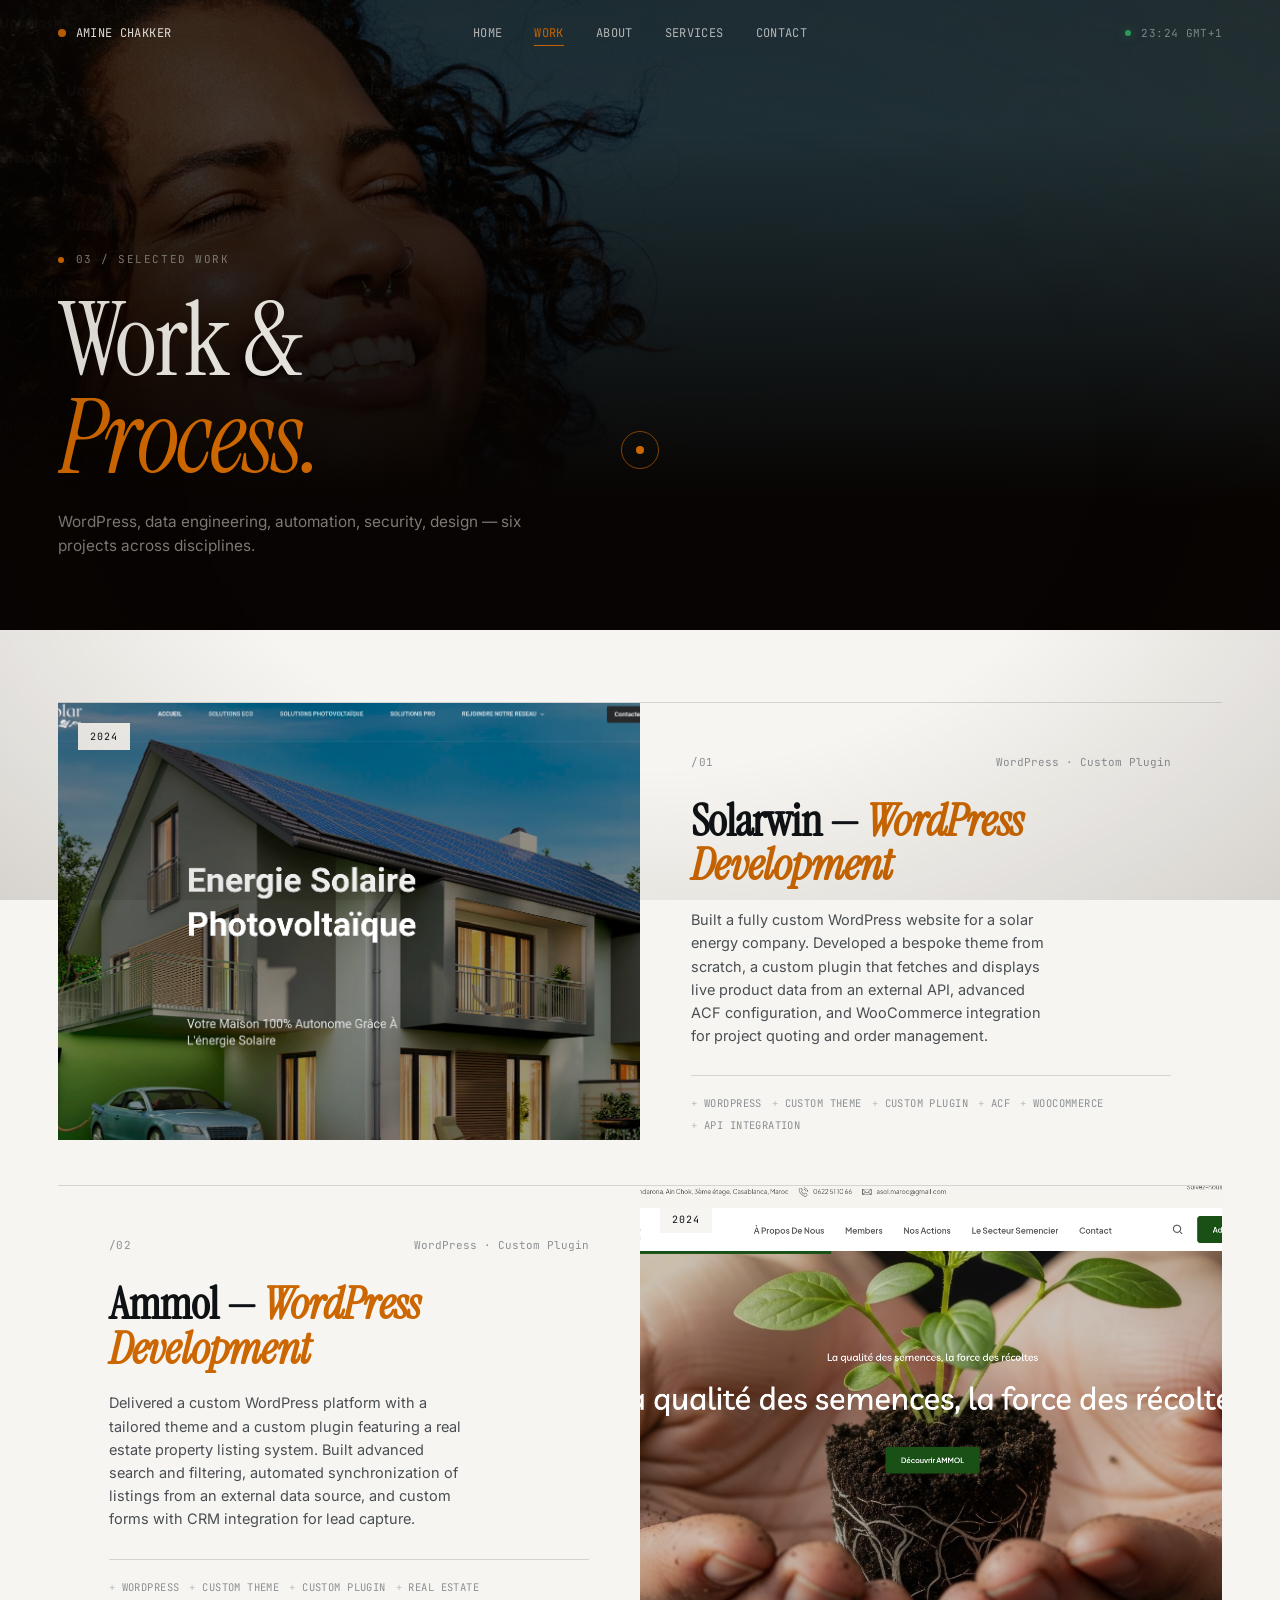
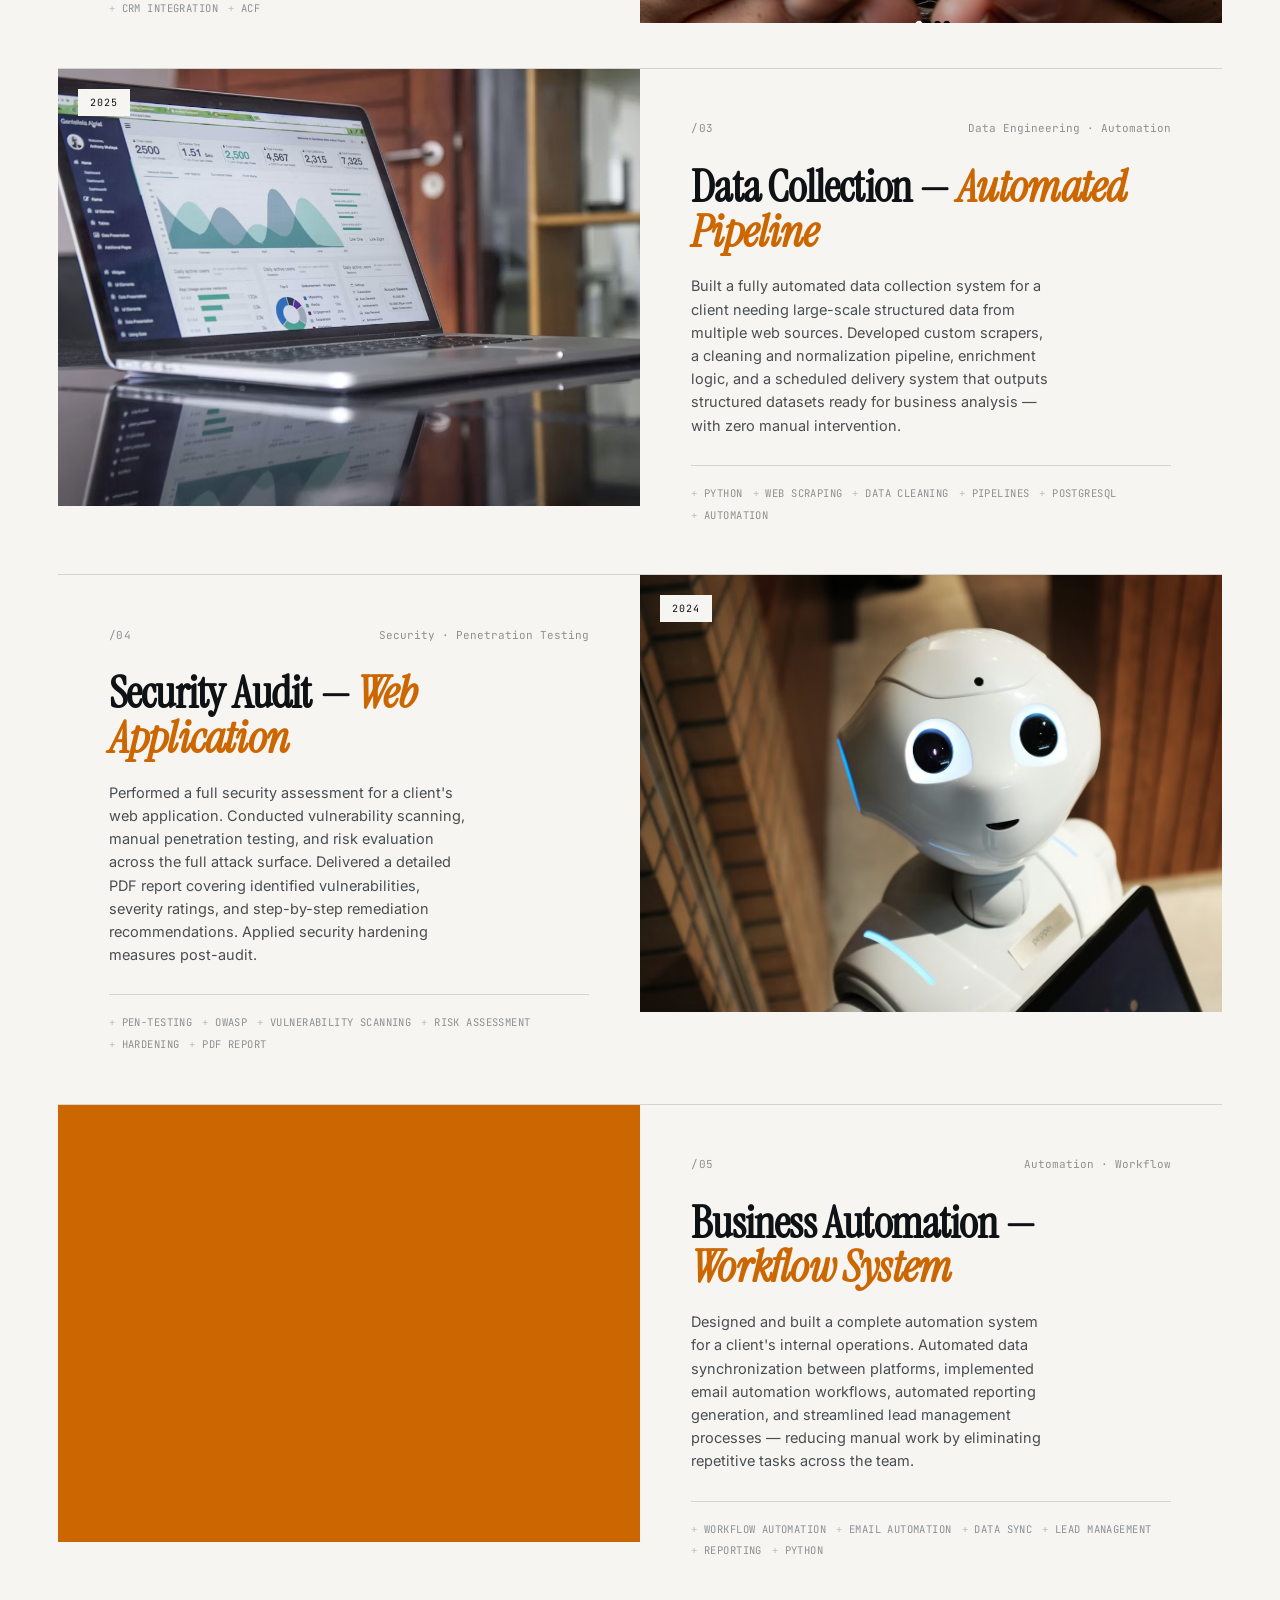
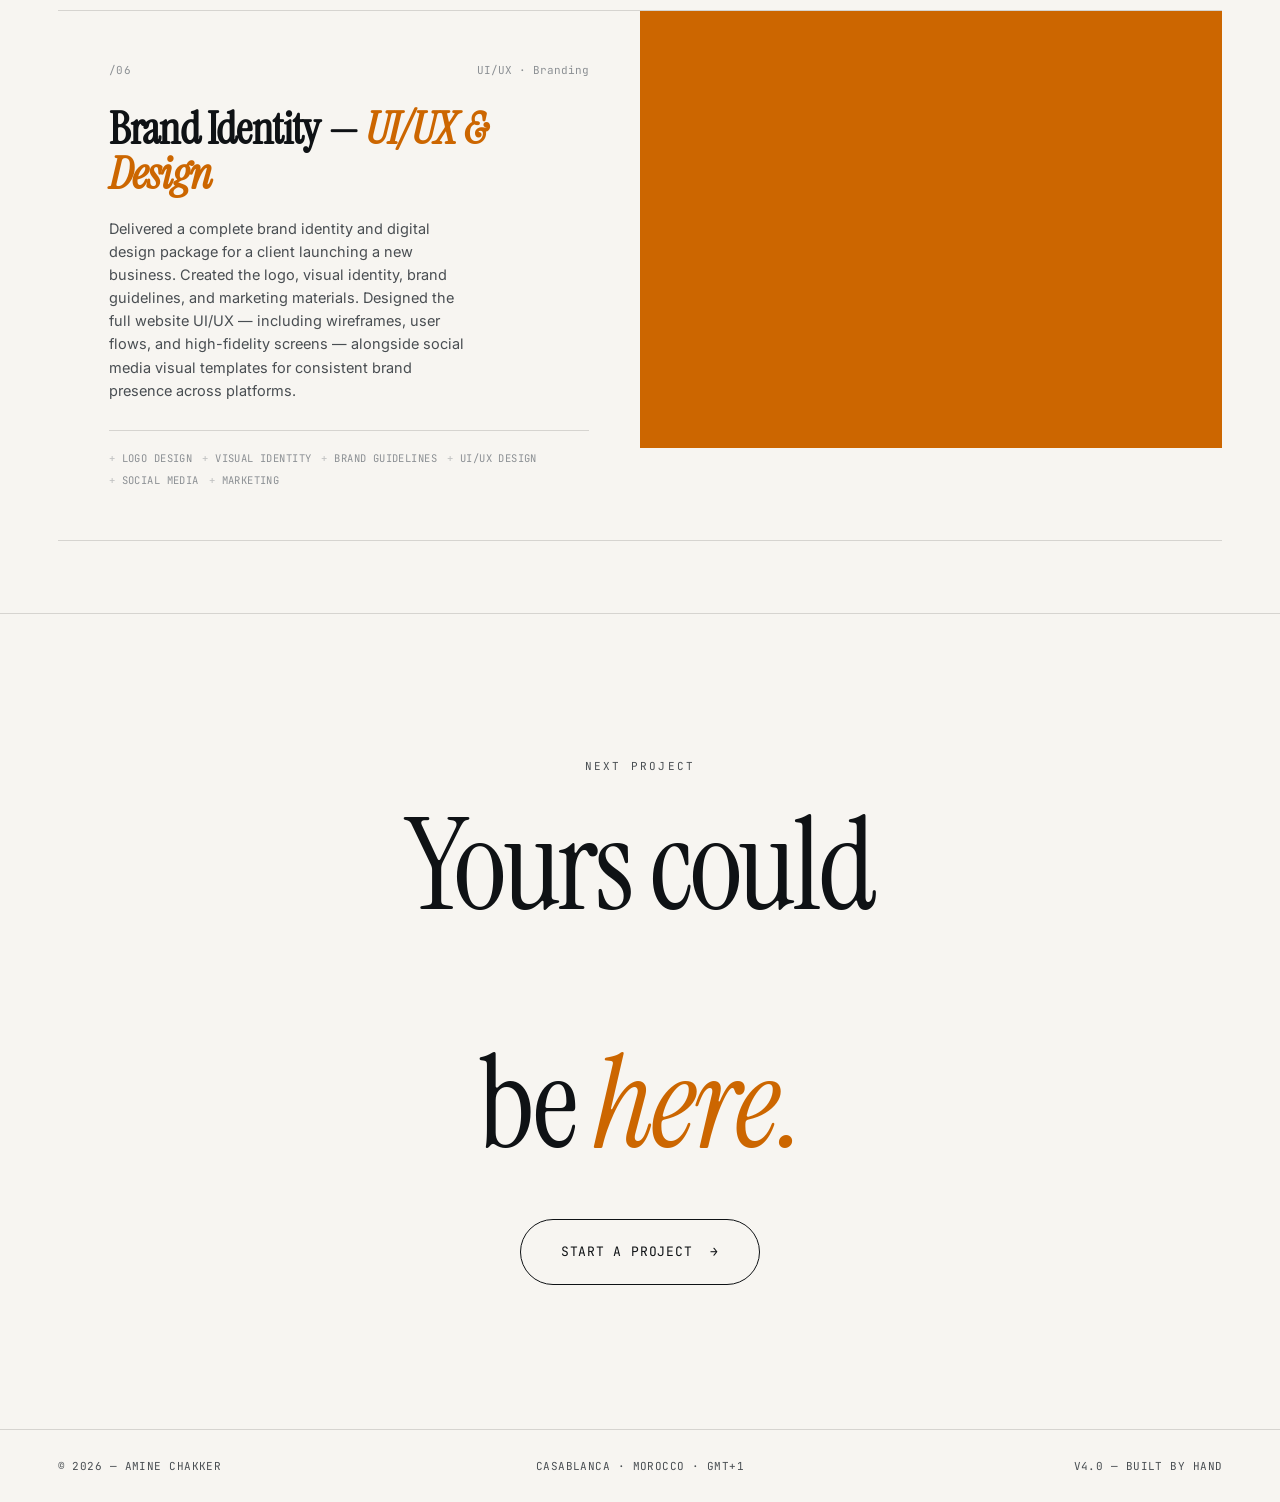
<file: work.html>
<!doctype html>
<html lang="en">
<head>
  <meta charset="utf-8" />
  <meta name="viewport" content="width=device-width, initial-scale=1" />
  <title>Work — Amine Chakker</title>
  <meta name="description" content="Selected projects by Amine Chakker — full-stack developer and creative technologist." />

  <link rel="preconnect" href="https://fonts.googleapis.com" />
  <link rel="preconnect" href="https://fonts.gstatic.com" crossorigin />
  <link href="https://fonts.googleapis.com/css2?family=Instrument+Serif:ital@0;1&family=Inter:wght@300;400;500;600&family=JetBrains+Mono:wght@300;400;500&display=swap" rel="stylesheet" />

  <link rel="stylesheet" href="styles.css" />

  <style>
    .page-hero__title .row { display: block; overflow: hidden; }
    .page-hero__title .row > span { display: inline-block; will-change: transform; }
    .page-hero__label, .page-hero__sub { opacity: 0; }
  </style>
</head>
<body data-page="work">

  <div id="scroll-progress"></div>
  <div id="pt" aria-hidden="true"></div>

  <div class="grain" aria-hidden="true"></div>
  <div class="vignette" aria-hidden="true"></div>

  <div class="cursor" aria-hidden="true"></div>
  <div class="cursor-ring" aria-hidden="true"></div>

  <!-- ════ NAV ════ -->
  <header class="nav is-dark">
    <div class="nav__brand">
      <span class="nav__brand-mark"></span>
      <span>Amine Chakker</span>
    </div>
    <nav class="nav__center" aria-label="Primary">
      <a href="index.html"    data-page="home">Home</a>
      <a href="work.html"     data-page="work">Work</a>
      <a href="about.html"    data-page="about">About</a>
      <a href="services.html" data-page="services">Services</a>
      <a href="contact.html"  data-page="contact">Contact</a>
    </nav>
    <div class="nav__cta">
      <span class="nav__dot" aria-hidden="true"></span>
      <span class="nav__time" data-time>—</span>
    </div>
    <button class="nav__burger" aria-label="Open menu" aria-expanded="false">
      <span></span><span></span>
    </button>
  </header>

  <div class="mobile-menu" aria-hidden="true">
    <nav class="mobile-menu__links">
      <a href="index.html" data-page="home">Home</a>
      <a href="work.html"  data-page="work">Work</a>
      <a href="about.html" data-page="about">About</a>
      <a href="services.html" data-page="services">Services</a>
      <a href="contact.html"  data-page="contact">Contact</a>
    </nav>
    <div class="mobile-menu__footer">
      <span>Amine Chakker · 2026</span>
      <a href="mailto:aminechakker18@gmail.com">aminechakker18@gmail.com</a>
    </div>
  </div>

  <!-- ════ PAGE HERO ════ -->
  <section class="page-hero">
    <div class="page-hero__bg">
      <img src="premium_photo-1661301005492-831ee0d3a3e1.avif" alt="" aria-hidden="true" />
    </div>
    <div class="page-hero__overlay"></div>
    <div class="page-hero__content">
      <div class="page-hero__label">03 / Selected Work</div>
      <h1 class="page-hero__title">
        <span class="row"><span>Work &amp;</span></span>
        <span class="row"><span><em>Process.</em></span></span>
      </h1>
      <p class="page-hero__sub">WordPress, data engineering, automation, security, design — six projects across disciplines.</p>
    </div>
  </section>

  <!-- ════ WORK GRID ════ -->
  <div class="work-page">

    <!-- Project 01 -->
    <article class="proj">
      <div class="proj__img">
        <img src="solarwin.png" alt="Solarwin — WordPress Development" />
        <div class="proj__img-tag">2024</div>
      </div>
      <div class="proj__body">
        <div class="proj__head">
          <div class="proj__num">/01</div>
          <div class="proj__year">WordPress · Custom Plugin</div>
        </div>
        <h2 class="proj__title">Solarwin — <em>WordPress Development</em></h2>
        <p class="proj__desc">
          Built a fully custom WordPress website for a solar energy company. Developed a bespoke theme from scratch, a custom plugin that fetches and displays live product data from an external API, advanced ACF configuration, and WooCommerce integration for project quoting and order management.
        </p>
        <div class="proj__tags">
          <span>WordPress</span><span>Custom Theme</span><span>Custom Plugin</span>
          <span>ACF</span><span>WooCommerce</span><span>API Integration</span>
        </div>
      </div>
    </article>

    <!-- Project 02 -->
    <article class="proj">
      <div class="proj__img">
        <img src="Ammol.png" alt="Ammol — WordPress Development" />
        <div class="proj__img-tag">2024</div>
      </div>
      <div class="proj__body">
        <div class="proj__head">
          <div class="proj__num">/02</div>
          <div class="proj__year">WordPress · Custom Plugin</div>
        </div>
        <h2 class="proj__title">Ammol — <em>WordPress Development</em></h2>
        <p class="proj__desc">
          Delivered a custom WordPress platform with a tailored theme and a custom plugin featuring a real estate property listing system. Built advanced search and filtering, automated synchronization of listings from an external data source, and custom forms with CRM integration for lead capture.
        </p>
        <div class="proj__tags">
          <span>WordPress</span><span>Custom Theme</span><span>Custom Plugin</span>
          <span>Real Estate</span><span>CRM Integration</span><span>ACF</span>
        </div>
      </div>
    </article>

    <!-- Project 03 -->
    <article class="proj">
      <div class="proj__img">
        <img src="photo-1460925895917-afdab827c52f.avif" alt="Automated Data Collection Pipeline" />
        <div class="proj__img-tag">2025</div>
      </div>
      <div class="proj__body">
        <div class="proj__head">
          <div class="proj__num">/03</div>
          <div class="proj__year">Data Engineering · Automation</div>
        </div>
        <h2 class="proj__title">Data Collection — <em>Automated Pipeline</em></h2>
        <p class="proj__desc">
          Built a fully automated data collection system for a client needing large-scale structured data from multiple web sources. Developed custom scrapers, a cleaning and normalization pipeline, enrichment logic, and a scheduled delivery system that outputs structured datasets ready for business analysis — with zero manual intervention.
        </p>
        <div class="proj__tags">
          <span>Python</span><span>Web Scraping</span><span>Data Cleaning</span>
          <span>Pipelines</span><span>PostgreSQL</span><span>Automation</span>
        </div>
      </div>
    </article>

    <!-- Project 04 -->
    <article class="proj">
      <div class="proj__img">
        <img src="photo-1485827404703-89b55fcc595e.avif" alt="Web Application Security Audit" />
        <div class="proj__img-tag">2024</div>
      </div>
      <div class="proj__body">
        <div class="proj__head">
          <div class="proj__num">/04</div>
          <div class="proj__year">Security · Penetration Testing</div>
        </div>
        <h2 class="proj__title">Security Audit — <em>Web Application</em></h2>
        <p class="proj__desc">
          Performed a full security assessment for a client's web application. Conducted vulnerability scanning, manual penetration testing, and risk evaluation across the full attack surface. Delivered a detailed PDF report covering identified vulnerabilities, severity ratings, and step-by-step remediation recommendations. Applied security hardening measures post-audit.
        </p>
        <div class="proj__tags">
          <span>Pen-Testing</span><span>OWASP</span><span>Vulnerability Scanning</span>
          <span>Risk Assessment</span><span>Hardening</span><span>PDF Report</span>
        </div>
      </div>
    </article>

    <!-- Project 05 -->
    <article class="proj">
      <div class="proj__img">
        <img src="premium_photo-1670884441757-d513d69fb7fe.avif" alt="Business Automation System" />
        <div class="proj__img-tag">2024</div>
      </div>
      <div class="proj__body">
        <div class="proj__head">
          <div class="proj__num">/05</div>
          <div class="proj__year">Automation · Workflow</div>
        </div>
        <h2 class="proj__title">Business Automation — <em>Workflow System</em></h2>
        <p class="proj__desc">
          Designed and built a complete automation system for a client's internal operations. Automated data synchronization between platforms, implemented email automation workflows, automated reporting generation, and streamlined lead management processes — reducing manual work by eliminating repetitive tasks across the team.
        </p>
        <div class="proj__tags">
          <span>Workflow Automation</span><span>Email Automation</span><span>Data Sync</span>
          <span>Lead Management</span><span>Reporting</span><span>Python</span>
        </div>
      </div>
    </article>

    <!-- Project 06 -->
    <article class="proj">
      <div class="proj__img">
        <img src="photo-1614741118887-7a4ee193a5fa.avif" alt="Brand Identity & UI/UX Design" />
        <div class="proj__img-tag">2023</div>
      </div>
      <div class="proj__body">
        <div class="proj__head">
          <div class="proj__num">/06</div>
          <div class="proj__year">UI/UX · Branding</div>
        </div>
        <h2 class="proj__title">Brand Identity — <em>UI/UX & Design</em></h2>
        <p class="proj__desc">
          Delivered a complete brand identity and digital design package for a client launching a new business. Created the logo, visual identity, brand guidelines, and marketing materials. Designed the full website UI/UX — including wireframes, user flows, and high-fidelity screens — alongside social media visual templates for consistent brand presence across platforms.
        </p>
        <div class="proj__tags">
          <span>Logo Design</span><span>Visual Identity</span><span>Brand Guidelines</span>
          <span>UI/UX Design</span><span>Social Media</span><span>Marketing</span>
        </div>
      </div>
    </article>

  </div>

  <!-- ════ CONTACT CTA ════ -->
  <section class="contact-cta" style="border-top:1px solid var(--line)">
    <div class="contact-cta__eyebrow">Next project</div>
    <h2 class="contact-cta__h">
      <span class="reveal-line"><span>Yours could</span></span><br/>
      <span class="reveal-line"><span>be <i class="it">here.</i></span></span>
    </h2>
    <a class="contact-cta__btn" href="contact.html" data-magnetic="0.3">
      <span>Start a project</span>
      <span class="arrow">→</span>
    </a>
  </section>

  <!-- ════ FOOTER ════ -->
  <footer class="footer">
    <div class="footer__left">© 2026 — Amine Chakker</div>
    <div class="footer__center">Casablanca · Morocco · GMT+1</div>
    <div class="footer__right">v4.0 — Built by hand</div>
  </footer>

  <script src="main.js" defer></script>
</body>
</html>
</file>
<file: styles.css>
/* =========================================================
   AMINE CHAKKER — PORTFOLIO v4  |  Luxury Multi-Page
   ========================================================= */

:root {
  --bg:          oklch(0.97 0.006 80);
  --bg-2:        oklch(0.93 0.009 78);
  --bg-dark:     oklch(0.11 0.012 55);
  --bg-dark-2:   oklch(0.15 0.012 55);
  --ink:         oklch(0.18 0.008 250);
  --ink-dim:     oklch(0.42 0.01  250);
  --ink-faint:   oklch(0.65 0.008 250);
  --ink-dark:    oklch(0.91 0.008  80);
  --ink-dim-dark:oklch(0.58 0.008  80);
  --line:        oklch(0.87 0.006  80);
  --line-dark:   oklch(0.22 0.010  55);
  --accent:      oklch(0.62 0.16   55);
  --accent-deep: oklch(0.50 0.17   50);
  --accent-glow: oklch(0.62 0.16   55 / 0.18);

  --serif: "Instrument Serif","Times New Roman",serif;
  --sans:  "Inter",-apple-system,BlinkMacSystemFont,sans-serif;
  --mono:  "JetBrains Mono","SF Mono",ui-monospace,monospace;

  --pad: clamp(22px, 4.5vw, 68px);

  --ease-out:   cubic-bezier(0.16, 1,    0.3, 1);
  --ease-io:    cubic-bezier(0.65, 0,   0.35, 1);
  --ease-circ:  cubic-bezier(0.77, 0,  0.175, 1);
  --ease-expo:  cubic-bezier(0.87, 0, 0.13, 1);
}

/* ── Reset ─────────────────────────────────────────────── */
*{box-sizing:border-box;margin:0;padding:0}
html,body{
  background:var(--bg);color:var(--ink);
  font-family:var(--sans);font-size:16px;line-height:1.5;
  -webkit-font-smoothing:antialiased;text-rendering:optimizeLegibility;
  overflow-x:hidden;
}
body{min-height:100vh;cursor:none}
@media(max-width:820px){body{cursor:auto}}
a{color:inherit;text-decoration:none}
button{font:inherit;color:inherit;background:none;border:0;cursor:none}
img,svg{display:block;max-width:100%;height:auto}
::selection{background:var(--accent);color:#fff}

/* ── Scroll progress ────────────────────────────────────── */
#scroll-progress{
  position:fixed;top:0;left:0;height:2px;
  background:var(--accent);
  transform-origin:left center;
  transform:scaleX(0);
  z-index:10001;
  transition:transform 0.05s linear;
  box-shadow:0 0 12px var(--accent-glow);
}

/* ── Page Transition Curtain ────────────────────────────── */
#pt{
  position:fixed;inset:0;
  z-index:9999;
  background:var(--bg-dark);
  transform:translateY(100%);
  will-change:transform;
  pointer-events:none;
}
#pt.is-in{ pointer-events:all; }

/* ── Loader (homepage only) ─────────────────────────────── */
#loader{
  position:fixed;inset:0;z-index:9998;
  background:var(--bg-dark);
  display:flex;flex-direction:column;
  align-items:center;justify-content:center;
  gap:32px;
  transition:opacity 0.6s var(--ease-out),transform 0.8s var(--ease-circ);
}
#loader.is-done{opacity:0;transform:translateY(-100%);pointer-events:none}
#loader-num{
  font-family:var(--serif);font-size:clamp(80px,14vw,180px);
  color:var(--ink-dark);letter-spacing:-0.04em;line-height:1;
}
#loader-bar{
  width:min(320px,60vw);height:1px;
  background:var(--line-dark);
  overflow:hidden;
}
#loader-fill{
  height:100%;width:0%;
  background:var(--accent);
  transition:width 1.6s var(--ease-out);
}
#loader-label{
  font-family:var(--mono);font-size:11px;
  letter-spacing:0.16em;text-transform:uppercase;
  color:var(--ink-dim-dark);
}

/* ── Grain + Vignette ───────────────────────────────────── */
.grain{
  position:fixed;inset:0;pointer-events:none;z-index:100;opacity:0.07;
  mix-blend-mode:multiply;
  background-image:url("data:image/svg+xml;utf8,<svg xmlns='http://www.w3.org/2000/svg' width='200' height='200'><filter id='n'><feTurbulence type='fractalNoise' baseFrequency='0.9' numOctaves='2' stitchTiles='stitch'/><feColorMatrix values='0 0 0 0 1 0 0 0 0 1 0 0 0 0 1 0 0 0 0.6 0'/></filter><rect width='100%25' height='100%25' filter='url(%23n)'/></svg>");
}
.vignette{
  position:fixed;inset:0;pointer-events:none;z-index:99;
  background:radial-gradient(ellipse at center,transparent 50%,rgba(30,22,14,0.15) 100%);
}

/* ── Custom Cursor ──────────────────────────────────────── */
.cursor{
  position:fixed;top:0;left:0;width:8px;height:8px;
  border-radius:50%;background:var(--accent);
  pointer-events:none;z-index:10000;
  transform:translate(-50%,-50%);
  transition:width .4s var(--ease-out),height .4s var(--ease-out),background .3s;
}
.cursor-ring{
  position:fixed;top:0;left:0;width:38px;height:38px;
  border:1px solid var(--accent);border-radius:50%;
  pointer-events:none;z-index:10000;
  transform:translate(-50%,-50%);
  transition:width .5s var(--ease-out),height .5s var(--ease-out),border-color .3s,opacity .3s;
  opacity:.6;
}
.cursor-ring.is-dark{border-color:var(--accent)}
.cursor.is-dark{background:var(--accent)}
.cursor.is-hover{width:0;height:0}
.cursor-ring.is-hover{width:68px;height:68px;opacity:1}
.cursor-ring.is-text{width:3px;height:28px;border-radius:2px;background:var(--accent)}
.cursor.is-img{width:80px;height:80px;opacity:0;background:transparent}
.cursor-ring.is-img{width:100px;height:100px;border-color:var(--accent)}

/* ── Work preview (cursor-follow) ──────────────────────── */
.work-preview{
  position:fixed;pointer-events:none;
  width:360px;height:240px;z-index:80;
  opacity:0;transform:translate(-50%,-50%) scale(0.9);
  transition:opacity .3s var(--ease-out),transform .4s var(--ease-out);
  border-radius:4px;overflow:hidden;
  box-shadow:0 40px 100px rgba(0,0,0,.45);
}
.work-preview.is-visible{opacity:1;transform:translate(-50%,-50%) scale(1)}
.work-preview img{width:100%;height:100%;object-fit:cover}

/* ── Navigation ─────────────────────────────────────────── */
.nav{
  position:fixed;top:0;left:0;right:0;z-index:50;
  display:grid;grid-template-columns:1fr auto 1fr;
  align-items:center;padding:20px var(--pad);
  font-family:var(--mono);font-size:12px;
  letter-spacing:.03em;text-transform:uppercase;
  color:oklch(0.97 0.005 80);
  background:none;
  transition:background .4s,color .4s,backdrop-filter .4s;
}
.nav.is-dark{
  color:oklch(0.97 0.005 80);
  background:none;
}
.nav.is-scrolled{
  background:oklch(0.10 0.012 50 / 0.94);
  backdrop-filter:blur(14px);-webkit-backdrop-filter:blur(14px);
  transition:background .4s,color .4s,backdrop-filter .4s;
}
.nav__brand{display:flex;gap:10px;align-items:center}
.nav__brand-mark{
  width:8px;height:8px;background:var(--accent);border-radius:50%;
  animation:pulse 2.4s var(--ease-io) infinite;
}
@keyframes pulse{0%,100%{opacity:1;transform:scale(1)}50%{opacity:.35;transform:scale(.55)}}
.nav__center{display:flex;gap:32px}
.nav__center a{
  position:relative;padding:4px 0;
  color:oklch(0.97 0.005 80);opacity:.72;
  transition:opacity .3s,color .3s;
}
.nav__center a:hover{opacity:1;color:var(--accent)}
.nav__center a.is-active{opacity:1;color:var(--accent)}
.nav__center a::after{
  content:"";position:absolute;left:0;bottom:0;
  width:100%;height:1px;background:var(--accent);
  transform:scaleX(0);transform-origin:right center;
  transition:transform .5s var(--ease-out);
}
.nav__center a.is-active::after,
.nav__center a:hover::after{transform:scaleX(1);transform-origin:left center}
.nav__cta{justify-self:end;display:flex;align-items:center;gap:10px}
.nav__dot{width:6px;height:6px;border-radius:50%;background:#2ea862;box-shadow:0 0 10px rgba(46,168,98,.5)}
.nav__time{color:oklch(0.97 0.005 80);opacity:.5;font-size:11px}
/* ── Burger button ──────────────────────────────────────── */
.nav__burger{
  display:none;flex-direction:column;justify-content:center;align-items:flex-end;
  gap:5px;width:36px;height:36px;padding:4px;
  background:none;border:0;cursor:pointer;z-index:60;
}
.nav__burger span{
  display:block;height:1.5px;background:oklch(0.97 0.005 80);
  border-radius:2px;transition:transform .4s var(--ease-out),opacity .3s,width .4s var(--ease-out);
}
.nav__burger span:nth-child(1){width:22px}
.nav__burger span:nth-child(2){width:14px}
.nav__burger.is-open span:nth-child(1){width:20px;transform:translateY(3.5px) rotate(45deg)}
.nav__burger.is-open span:nth-child(2){width:20px;transform:translateY(-3.5px) rotate(-45deg)}

/* ── Mobile menu overlay ────────────────────────────────── */
.mobile-menu{
  position:fixed;inset:0;z-index:55;
  background:oklch(0.08 0.012 50);
  display:flex;flex-direction:column;justify-content:center;
  padding:0 var(--pad);
  pointer-events:none;opacity:0;
  transition:opacity .4s var(--ease-out);
}
.mobile-menu.is-open{pointer-events:all;opacity:1}
.mobile-menu__links{
  display:flex;flex-direction:column;gap:4px;
}
.mobile-menu__links a{
  font-family:var(--serif);font-weight:400;
  font-size:clamp(44px,14vw,88px);
  line-height:1.05;letter-spacing:-.022em;
  color:oklch(0.30 0.008 80);
  transition:color .3s var(--ease-out),transform .4s var(--ease-out);
  transform:translateX(-16px);opacity:0;
}
.mobile-menu.is-open .mobile-menu__links a{
  color:oklch(0.88 0.008 80);
  transform:translateX(0);opacity:1;
}
.mobile-menu.is-open .mobile-menu__links a:nth-child(1){transition-delay:.05s}
.mobile-menu.is-open .mobile-menu__links a:nth-child(2){transition-delay:.10s}
.mobile-menu.is-open .mobile-menu__links a:nth-child(3){transition-delay:.15s}
.mobile-menu.is-open .mobile-menu__links a:nth-child(4){transition-delay:.20s}
.mobile-menu.is-open .mobile-menu__links a:nth-child(5){transition-delay:.25s}
.mobile-menu__links a:hover,.mobile-menu__links a.is-active{color:var(--accent)}
.mobile-menu__footer{
  position:absolute;bottom:clamp(32px,5vh,56px);left:var(--pad);right:var(--pad);
  display:flex;justify-content:space-between;align-items:flex-end;
  font-family:var(--mono);font-size:11px;letter-spacing:.08em;text-transform:uppercase;
  color:oklch(0.36 0.008 80);
  border-top:1px solid oklch(0.18 0.010 55);
  padding-top:20px;
}
.mobile-menu__footer a{color:var(--accent)}

@media(max-width:820px){
  .nav__center{display:none}
  .nav__cta{display:none}
  .nav__burger{display:flex}
  .nav{grid-template-columns:1fr auto}
}

/* ── Hero responsive ────────────────────────────────────── */
@media(max-width:640px){
  .hero__tag{display:none}
  .hero__scroll{display:none}
  .hero__meta{grid-template-columns:1fr 1fr;gap:16px}
}

/* ── Feat-work responsive ───────────────────────────────── */
@media(max-width:600px){
  .feat-work__cards{grid-template-columns:1fr;gap:2px}
  .fw-card__img{aspect-ratio:16/9}
}

/* ── About teaser responsive ────────────────────────────── */
@media(max-width:640px){
  .about-teaser__stats{grid-template-columns:1fr 1fr}
  .about-teaser__img{min-height:280px}
}

/* ── Studio dark responsive ─────────────────────────────── */
@media(max-width:640px){
  .studio-dark__services{grid-template-columns:1fr}
  .studio-dark__cta{flex-direction:column;align-items:flex-start;gap:16px}
}

/* ── Contact CTA responsive ─────────────────────────────── */
@media(max-width:640px){
  .contact-cta__channels{flex-direction:column;gap:0}
}

/* ── Hero (Homepage) ────────────────────────────────────── */
.hero{
  position:relative;min-height:100vh;
  display:flex;flex-direction:column;justify-content:center;
  padding:110px var(--pad) clamp(80px,12vh,120px);
  overflow:hidden;
  background:var(--bg);
}
.hero__canvas{position:absolute;inset:0;z-index:1}

/* Full-bleed background image (dark hero variant) */
.hero__bg-full{
  position:absolute;inset:0;z-index:0;overflow:hidden;pointer-events:none;
}
.hero__bg-full::before{
  content:"";position:absolute;inset:0;z-index:2;
  background:linear-gradient(
    105deg,
    oklch(0.10 0.012 50 / 0.93) 0%,
    oklch(0.10 0.012 50 / 0.70) 42%,
    oklch(0.10 0.012 50 / 0.28) 74%,
    oklch(0.10 0.012 50 / 0.10) 100%
  );
}
.hero__bg-full img{
  width:100%;height:100%;object-fit:cover;object-position:center 22%;
  opacity:.85;
  filter:saturate(.88) brightness(.90);
  transform:scale(1.03);
  transition:transform 18s ease;
}
.hero--dark:hover .hero__bg-full img{transform:scale(1)}

/* ── Dark Hero colour overrides ─────────────────────── */
.hero--dark{background:oklch(0.10 0.012 50)}
.hero--dark .hero__canvas{z-index:1;opacity:.06;mix-blend-mode:screen}
.hero--dark .hero__headline{color:oklch(0.94 0.008 80)}
.hero--dark .hero__headline .it{color:var(--accent)}
.hero--dark .hero__sub{color:oklch(0.66 0.008 80)}
.hero--dark .hero__sub a{text-decoration-color:var(--accent)}
.hero--dark .hero__meta{
  color:oklch(0.58 0.008 80);
  border-top-color:oklch(0.24 0.010 55);
}
.hero--dark .hero__meta div span{color:oklch(0.40 0.008 80)}
.hero--dark .hero__tag{color:oklch(0.58 0.008 80)}
.hero--dark .hero__tag b{color:var(--accent)}
.hero--dark .hero__scroll{color:oklch(0.46 0.008 80)}
.hero__inner{position:relative;z-index:3}
.hero__headline{
  font-family:var(--serif);font-weight:400;
  font-size:clamp(48px,9.5vw,162px);
  line-height:.95;letter-spacing:-.028em;color:var(--ink);
}
.hero__headline .it{font-style:italic;color:var(--accent)}
.hero__headline .row{display:block;overflow:hidden}
.hero__headline .row > span{display:inline-block;will-change:transform}
.hero__sub{
  margin-top:28px;max-width:540px;
  font-size:clamp(15px,1.1vw,17px);color:var(--ink-dim);line-height:1.6;
}
.hero__sub a{text-decoration:underline;text-decoration-color:var(--accent);text-underline-offset:4px}
.hero__meta{
  display:grid;grid-template-columns:1fr 1fr 1fr 1fr;gap:24px;
  font-family:var(--mono);font-size:11px;letter-spacing:.04em;text-transform:uppercase;
  color:var(--ink-dim);border-top:1px solid var(--line);padding-top:18px;margin-top:34px;
}
.hero__meta div span{display:block;color:var(--ink-faint);margin-bottom:4px;font-size:10px}
.hero__tag{
  position:absolute;z-index:4;top:128px;right:var(--pad);
  font-family:var(--mono);font-size:11px;letter-spacing:.06em;text-transform:uppercase;
  color:var(--ink-dim);text-align:right;line-height:1.8;
}
.hero__tag b{color:var(--accent);font-weight:500}
.hero__scroll{
  position:absolute;left:var(--pad);bottom:30px;
  font-family:var(--mono);font-size:10px;letter-spacing:.1em;text-transform:uppercase;
  color:var(--ink-faint);display:flex;align-items:center;gap:12px;z-index:4;
}
.hero__scroll-line{
  width:60px;height:1px;
  background:linear-gradient(90deg,var(--accent),transparent);
  position:relative;overflow:hidden;
}
.hero__scroll-line::after{
  content:"";position:absolute;inset:0;background:var(--accent);
  transform:translateX(-100%);animation:scrollLine 2.5s var(--ease-io) infinite;
}
@keyframes scrollLine{0%{transform:translateX(-100%)}100%{transform:translateX(100%)}}
@media(max-width:720px){.hero__meta{grid-template-columns:1fr 1fr}}

/* ── Marquee ────────────────────────────────────────────── */
.marquee{
  border-top:1px solid var(--line);border-bottom:1px solid var(--line);
  overflow:hidden;padding:20px 0;display:flex;gap:60px;
  white-space:nowrap;font-family:var(--serif);
  font-size:clamp(32px,5.5vw,86px);font-style:italic;color:var(--ink);
}
.marquee__track{display:flex;gap:60px;flex-shrink:0;animation:marquee 38s linear infinite}
.marquee span{display:inline-flex;align-items:center;gap:60px}
.marquee span::after{content:"✦";color:var(--accent);font-style:normal;font-size:.42em}
@keyframes marquee{to{transform:translateX(-100%)}}

/* ── Section Scaffold ───────────────────────────────────── */
section{padding:clamp(80px,12vh,160px) var(--pad);position:relative}
.section-label{
  display:flex;align-items:center;gap:12px;
  font-family:var(--mono);font-size:11px;letter-spacing:.12em;text-transform:uppercase;
  color:var(--ink-dim);margin-bottom:56px;
}
.section-label::before{content:"";width:8px;height:8px;background:var(--accent);border-radius:50%;flex-shrink:0}
.section-label::after{content:"";flex:1;height:1px;background:var(--line);margin-left:8px}
.section-label .num{color:var(--ink-faint);margin-right:4px}
.section-label.on-dark{color:var(--ink-dim-dark)}
.section-label.on-dark::after{background:var(--line-dark)}
.split{display:grid;grid-template-columns:1fr 1.5fr;gap:80px;align-items:start}
@media(max-width:900px){.split{grid-template-columns:1fr;gap:40px}}
.h2{
  font-family:var(--serif);font-weight:400;
  font-size:clamp(38px,5vw,84px);line-height:1;letter-spacing:-.022em;
}
.h2 .it{font-style:italic;color:var(--accent)}
.h2.on-dark{color:var(--ink-dark)}
.h2.on-dark .it{color:var(--accent)}
.lead{font-size:clamp(16px,1.4vw,21px);line-height:1.58;color:var(--ink-dim);max-width:56ch}
.lead+.lead{margin-top:22px}
.lead.on-dark{color:var(--ink-dim-dark)}

/* ── Featured Work (Home) ───────────────────────────────── */
.feat-work{
  padding:clamp(80px,12vh,140px) var(--pad);
  border-top:1px solid var(--line);
}
.feat-work__cards{
  display:grid;
  grid-template-columns:repeat(3,1fr);
  gap:2px;
  margin-top:64px;
  background:var(--line);
}
.fw-card{
  position:relative;display:flex;flex-direction:column;
  background:var(--bg);overflow:hidden;cursor:none;
  text-decoration:none;
}
/* Image zone */
.fw-card__img{
  position:relative;overflow:hidden;
  aspect-ratio:4/3;
}
.fw-card__img img{
  width:100%;height:100%;object-fit:cover;
  filter:saturate(0) brightness(1.04);
  transform:scale(1.05);
  transition:filter .9s var(--ease-out),transform 1.1s var(--ease-out);
}
.fw-card:hover .fw-card__img img{
  filter:saturate(1) brightness(.9);
  transform:scale(1);
}
/* Dark gradient at image bottom */
.fw-card__img::after{
  content:"";position:absolute;inset:0;
  background:linear-gradient(to top,oklch(0.10 0.012 50 / 0.72) 0%,oklch(0.10 0.012 50 / 0.10) 55%,transparent 100%);
  transition:opacity .5s;
}
/* Number badge */
.fw-card__num{
  position:absolute;top:18px;left:20px;z-index:2;
  font-family:var(--mono);font-size:10px;letter-spacing:.14em;text-transform:uppercase;
  color:oklch(0.97 0.005 80);
  background:oklch(0.10 0.012 50 / 0.55);
  padding:4px 10px;backdrop-filter:blur(4px);
}
/* Year badge */
.fw-card__year{
  position:absolute;top:18px;right:20px;z-index:2;
  font-family:var(--mono);font-size:10px;letter-spacing:.08em;
  color:oklch(0.75 0.010 55);
}
/* Title over image at bottom */
.fw-card__over{
  position:absolute;bottom:0;left:0;right:0;z-index:2;
  padding:20px 24px 22px;
}
.fw-card__title{
  font-family:var(--serif);font-weight:400;
  font-size:clamp(18px,1.9vw,26px);
  line-height:1.1;letter-spacing:-.014em;
  color:oklch(0.97 0.005 80);
  transition:color .4s;
}
.fw-card__title em{font-style:italic;color:var(--accent)}
.fw-card:hover .fw-card__title{color:var(--accent)}
/* Tags bar */
.fw-card__tags{
  display:flex;flex-wrap:wrap;gap:6px;
  padding:16px 24px 20px;
  border-top:1px solid var(--line);
}
.fw-card__tags span{
  font-family:var(--mono);font-size:10px;letter-spacing:.06em;text-transform:uppercase;
  color:var(--ink-faint);
  background:var(--bg-2);border:1px solid var(--line);
  padding:3px 9px;
  transition:color .3s,border-color .3s;
}
.fw-card:hover .fw-card__tags span{color:var(--ink-dim);border-color:var(--accent)}

/* "View all" row */
.feat-work__more{
  margin-top:32px;display:flex;align-items:center;gap:20px;
  font-family:var(--mono);font-size:12px;letter-spacing:.08em;text-transform:uppercase;
  color:var(--ink-dim);
}
.feat-work__more-line{flex:1;height:1px;background:var(--line)}
.feat-work__more a{
  display:flex;align-items:center;gap:10px;color:var(--accent);
  transition:gap .4s var(--ease-out);
}
.feat-work__more a:hover{gap:20px}

@media(max-width:900px){
  .feat-work__cards{grid-template-columns:1fr}
  .fw-card__img{aspect-ratio:16/9}
}

/* ── About Teaser (Home) ────────────────────────────────── */
.about-teaser{border-top:1px solid var(--line)}
.about-teaser__grid{
  display:grid;grid-template-columns:1fr 1fr;gap:0;align-items:stretch;
}
.about-teaser__text{padding-right:80px;display:flex;flex-direction:column;justify-content:center}
.about-teaser__img{
  position:relative;overflow:hidden;
  aspect-ratio:3/4;min-height:540px;
}
.about-teaser__img img{
  width:100%;height:100%;object-fit:cover;
  transform:scale(1.06);transition:transform 8s var(--ease-out);
}
.about-teaser__img:hover img{transform:scale(1)}
.about-teaser__img::after{
  content:"";position:absolute;inset:0;
  background:linear-gradient(135deg,rgba(30,22,14,.15),transparent 50%);
}
.about-teaser__stats{
  display:grid;grid-template-columns:1fr 1fr;gap:20px;
  border-top:1px solid var(--line);padding-top:28px;margin-top:48px;
}
.about-teaser__stat .num{
  font-family:var(--serif);font-size:clamp(40px,5vw,70px);
  letter-spacing:-.02em;line-height:1;
}
.about-teaser__stat .num em{font-style:italic;color:var(--accent)}
.about-teaser__stat .lbl{
  margin-top:10px;font-family:var(--mono);font-size:10px;
  letter-spacing:.1em;text-transform:uppercase;color:var(--ink-dim);
}
.about-teaser__cta{
  margin-top:40px;display:inline-flex;align-items:center;gap:12px;
  font-family:var(--mono);font-size:12px;letter-spacing:.08em;text-transform:uppercase;
  color:var(--accent);transition:gap .4s var(--ease-out);
}
.about-teaser__cta:hover{gap:20px}
@media(max-width:900px){
  .about-teaser__grid{grid-template-columns:1fr}
  .about-teaser__text{padding-right:0;padding-bottom:60px}
  .about-teaser__img{min-height:400px}
}

/* ── Dark Studio Teaser (Home) ──────────────────────────── */
.studio-dark{
  background:var(--bg-dark);color:var(--ink-dark);
  border-top:none;overflow:hidden;
}
.studio-dark .section-label::after{background:var(--line-dark)}
.studio-dark .section-label{color:var(--ink-dim-dark)}
.studio-dark__inner{
  display:grid;grid-template-columns:1fr 1fr;gap:80px;align-items:center;
}
.studio-dark__services{
  display:grid;grid-template-columns:1fr 1fr;gap:1px;
  background:var(--line-dark);border:1px solid var(--line-dark);
  margin-top:60px;grid-column:1/-1;
}
.studio-dark__service{
  background:var(--bg-dark);padding:36px 32px;
  transition:background .4s var(--ease-out);
}
.studio-dark__service:hover{background:var(--bg-dark-2)}
.studio-dark__service-num{
  font-family:var(--mono);font-size:11px;color:var(--accent);
  letter-spacing:.1em;margin-bottom:20px;
}
.studio-dark__service-name{
  font-family:var(--serif);font-size:clamp(22px,2.2vw,32px);
  color:var(--ink-dark);line-height:1.1;margin-bottom:12px;
}
.studio-dark__service-name em{font-style:italic;color:var(--accent)}
.studio-dark__service p{font-size:13.5px;color:var(--ink-dim-dark);line-height:1.55;max-width:36ch}
.studio-dark__cta{
  grid-column:1/-1;margin-top:48px;
  display:flex;align-items:center;justify-content:space-between;
  padding-top:32px;border-top:1px solid var(--line-dark);
}
.studio-dark__cta p{font-family:var(--mono);font-size:12px;color:var(--ink-dim-dark);letter-spacing:.06em;text-transform:uppercase}
.studio-dark__cta a{
  display:inline-flex;align-items:center;gap:12px;
  color:var(--accent);
  font-family:var(--mono);font-size:12px;letter-spacing:.06em;text-transform:uppercase;
  transition:gap .4s var(--ease-out),color .3s;
}
.studio-dark__cta a:hover{gap:20px;color:oklch(0.78 0.14 55)}
@media(max-width:900px){
  .studio-dark__inner{grid-template-columns:1fr}
  .studio-dark__services{grid-template-columns:1fr}
}

/* ── Contact CTA (Home) ─────────────────────────────────── */
.contact-cta{text-align:center;padding:clamp(100px,16vh,200px) var(--pad)}
.contact-cta__eyebrow{
  font-family:var(--mono);font-size:11px;letter-spacing:.2em;text-transform:uppercase;
  color:var(--ink-dim);margin-bottom:32px;
}
.contact-cta__h{
  font-family:var(--serif);font-weight:400;
  font-size:clamp(52px,10vw,190px);
  line-height:.93;letter-spacing:-.025em;
}
.contact-cta__h .it{font-style:italic;color:var(--accent)}
.contact-cta__btn{
  margin-top:56px;display:inline-flex;align-items:center;gap:18px;
  padding:22px 40px;border:1px solid var(--ink);border-radius:999px;
  font-family:var(--mono);font-size:13px;letter-spacing:.06em;text-transform:uppercase;
  cursor:none;position:relative;overflow:hidden;
  transition:color .5s var(--ease-out),border-color .5s;
}
.contact-cta__btn::before{
  content:"";position:absolute;inset:0;background:var(--accent);
  border-radius:999px;transform:scale(0);transform-origin:center;
  transition:transform .6s var(--ease-out);z-index:-1;
}
.contact-cta__btn:hover{color:#fff;border-color:var(--accent)}
.contact-cta__btn:hover::before{transform:scale(1.05)}
.contact-cta__btn .arrow{transition:transform .4s var(--ease-out)}
.contact-cta__btn:hover .arrow{transform:translateX(6px)}
.contact-cta__channels{
  margin-top:72px;display:flex;justify-content:center;gap:52px;
  font-family:var(--mono);font-size:12px;color:var(--ink-dim);
  letter-spacing:.04em;text-transform:uppercase;flex-wrap:wrap;
}
.contact-cta__channels a{position:relative;padding-bottom:4px}
.contact-cta__channels a::after{
  content:"";position:absolute;left:0;bottom:0;
  width:100%;height:1px;background:var(--ink);
  transform:scaleX(.35);transform-origin:left;
  transition:transform .5s var(--ease-out);
}
.contact-cta__channels a:hover::after{transform:scaleX(1)}
.contact-cta__channels span{color:var(--ink-faint);display:block;font-size:10px;margin-bottom:4px}

/* ── Footer ─────────────────────────────────────────────── */
.footer{
  border-top:1px solid var(--line);padding:28px var(--pad);
  display:grid;grid-template-columns:1fr 1fr 1fr;gap:24px;align-items:center;
  font-family:var(--mono);font-size:11px;letter-spacing:.04em;text-transform:uppercase;color:var(--ink-dim);
}
.footer__center{text-align:center}
.footer__right{text-align:right}
.footer.on-dark{background:var(--bg-dark);border-color:var(--line-dark);color:var(--ink-dim-dark)}
@media(max-width:720px){
  .footer{grid-template-columns:1fr;text-align:center}
  .footer__right,.footer__center{text-align:center}
}

/* ── Page Hero (subpages) ───────────────────────────────── */
.page-hero{
  position:relative;height:70vh;min-height:520px;
  display:flex;flex-direction:column;justify-content:flex-end;
  padding:0 var(--pad) clamp(60px,8vh,100px);
  overflow:hidden;background:var(--bg-dark);
}
.page-hero__bg{
  position:absolute;inset:0;
}
.page-hero__bg img{
  width:100%;height:100%;object-fit:cover;
  opacity:.35;transform:scale(1.05);
  transition:transform 10s var(--ease-out);
}
.page-hero__overlay{
  position:absolute;inset:0;
  background:linear-gradient(to top,var(--bg-dark) 20%,rgba(0,0,0,.2) 80%);
}
.page-hero__content{position:relative;z-index:2}
.page-hero__label{
  font-family:var(--mono);font-size:11px;letter-spacing:.14em;text-transform:uppercase;
  color:var(--ink-dim-dark);margin-bottom:24px;
  display:flex;align-items:center;gap:12px;
}
.page-hero__label::before{content:"";width:6px;height:6px;background:var(--accent);border-radius:50%;flex-shrink:0}
.page-hero__title{
  font-family:var(--serif);font-weight:400;color:var(--ink-dark);
  font-size:clamp(52px,8vw,130px);line-height:.95;letter-spacing:-.025em;
}
.page-hero__title em{font-style:italic;color:var(--accent)}
.page-hero__sub{
  margin-top:24px;font-size:clamp(15px,1.2vw,18px);color:var(--ink-dim-dark);
  max-width:520px;line-height:1.55;
}

/* ── Work Page Grid ─────────────────────────────────────── */
.work-page{padding:clamp(60px,8vh,100px) var(--pad)}
.work-grid{display:flex;flex-direction:column;gap:0}
.proj{
  display:grid;grid-template-columns:1fr 1fr;
  border-top:1px solid var(--line);
  transition:background .4s var(--ease-out);
}
.proj:last-child{border-bottom:1px solid var(--line)}
.proj:nth-child(even){direction:rtl}
.proj:nth-child(even) > *{direction:ltr}
.proj__img{
  position:relative;overflow:hidden;aspect-ratio:4/3;
}
.proj__img img{
  width:100%;height:100%;object-fit:cover;
  transform:scale(1.08);
  transition:transform .8s var(--ease-out);
}
.proj:hover .proj__img img{transform:scale(1)}
.proj__img-tag{
  position:absolute;top:20px;left:20px;z-index:2;
  font-family:var(--mono);font-size:10px;letter-spacing:.1em;text-transform:uppercase;
  background:var(--bg);color:var(--ink);padding:6px 12px;
}
.proj__body{
  padding:clamp(36px,4vw,60px);
  display:flex;flex-direction:column;justify-content:space-between;
  background:var(--bg);
}
.proj__head{display:flex;align-items:baseline;justify-content:space-between;margin-bottom:28px}
.proj__num{font-family:var(--mono);font-size:11px;color:var(--ink-faint);letter-spacing:.05em}
.proj__year{font-family:var(--mono);font-size:11px;color:var(--ink-faint)}
.proj__title{
  font-family:var(--serif);font-size:clamp(32px,3.5vw,54px);
  line-height:1;letter-spacing:-.018em;color:var(--ink);margin-bottom:20px;
}
.proj__title em{font-style:italic;color:var(--accent)}
.proj__desc{font-size:14.5px;line-height:1.6;color:var(--ink-dim);margin-bottom:28px;max-width:40ch}
.proj__tags{
  display:flex;flex-wrap:wrap;gap:6px 10px;
  font-family:var(--mono);font-size:10.5px;color:var(--ink-faint);
  letter-spacing:.04em;text-transform:uppercase;border-top:1px solid var(--line);padding-top:20px;
}
.proj__tags span::before{content:"+ ";opacity:.5}
@media(max-width:900px){
  .proj{grid-template-columns:1fr;direction:ltr}
  .proj:nth-child(even){direction:ltr}
  .proj__img{aspect-ratio:16/9}
  .proj__body{padding:32px}
}

/* ── About Page ─────────────────────────────────────────── */
.about-page{padding:clamp(60px,8vh,100px) var(--pad)}
.about-page__intro{
  display:grid;grid-template-columns:1fr 1fr;gap:80px;align-items:start;
  padding-bottom:clamp(60px,8vh,100px);border-bottom:1px solid var(--line);
}
.about-page__portrait{
  position:relative;overflow:hidden;border-radius:2px;
  aspect-ratio:3/4;
}
.about-page__portrait img{
  width:100%;height:100%;object-fit:cover;
  transform:scale(1.05);transition:transform 8s var(--ease-out);
}
.about-page__portrait:hover img{transform:scale(1)}
.about-page__portrait-caption{
  position:absolute;bottom:20px;left:20px;right:20px;
  font-family:var(--mono);font-size:10px;letter-spacing:.1em;text-transform:uppercase;
  color:rgba(255,255,255,.7);z-index:2;
}
.about-page__portrait::after{
  content:"";position:absolute;inset:0;
  background:linear-gradient(to top,rgba(0,0,0,.4) 0%,transparent 50%);
}
.about-page__text{}
.about-page__text .h2{margin-bottom:32px}
.about-page__lead{
  font-size:clamp(17px,1.5vw,22px);line-height:1.6;color:var(--ink-dim);
}
.about-page__lead+.about-page__lead{margin-top:20px}
.about-page__stats{
  display:grid;grid-template-columns:1fr 1fr;gap:20px;
  border-top:1px solid var(--line);padding-top:24px;margin-top:40px;
}
.about-page__stat .n{
  font-family:var(--serif);font-size:clamp(38px,4.5vw,64px);
  letter-spacing:-.02em;line-height:1;
}
.about-page__stat .n em{font-style:italic;color:var(--accent)}
.about-page__stat .l{
  margin-top:8px;font-family:var(--mono);font-size:10px;
  letter-spacing:.1em;text-transform:uppercase;color:var(--ink-dim);
}
@media(max-width:900px){
  .about-page__intro{grid-template-columns:1fr;gap:40px}
}

/* Timeline */
.about-page__timeline{padding:clamp(60px,8vh,100px) 0}
.timeline{display:flex;flex-direction:column;gap:0}
.timeline-item{
  display:grid;grid-template-columns:140px 1fr;gap:40px;
  padding:28px 0;border-top:1px solid var(--line);align-items:baseline;
}
.timeline-item:last-child{border-bottom:1px solid var(--line)}
.timeline-item__year{
  font-family:var(--mono);font-size:12px;color:var(--ink-faint);
  letter-spacing:.06em;text-transform:uppercase;padding-top:2px;
}
.timeline-item__content{}
.timeline-item__title{
  font-family:var(--serif);font-size:clamp(22px,2.2vw,32px);
  line-height:1.1;letter-spacing:-.012em;margin-bottom:8px;
}
.timeline-item__title em{font-style:italic;color:var(--accent)}
.timeline-item__desc{font-size:14px;color:var(--ink-dim);line-height:1.55;max-width:52ch}
@media(max-width:720px){
  .timeline-item{grid-template-columns:1fr;gap:8px}
}

/* Capabilities on About */
.about-caps{border-top:1px solid var(--line)}
.skills__grid{
  display:grid;grid-template-columns:repeat(3,1fr);
  border-top:1px solid var(--line);
}
.skill{
  position:relative;padding:36px 28px;
  border-right:1px solid var(--line);border-bottom:1px solid var(--line);
  cursor:none;overflow:hidden;transition:background .5s var(--ease-out);
}
.skill:nth-child(3n){border-right:0}
.skill::before{
  content:"";position:absolute;inset:0;background:var(--accent);
  transform:translateY(101%);transition:transform .6s var(--ease-out);z-index:0;
}
.skill:hover::before{transform:translateY(0)}
.skill:hover .skill__num,.skill:hover .skill__name,.skill:hover .skill__items,.skill:hover .skill__desc{color:#fff}
.skill:hover .skill__name em{color:#fff!important}
.skill>*{position:relative;z-index:1;transition:color .5s var(--ease-out)}
.skill__num{font-family:var(--mono);font-size:11px;letter-spacing:.1em;color:var(--ink-faint);margin-bottom:72px}
.skill__name{
  font-family:var(--serif);font-size:clamp(26px,2.8vw,40px);
  line-height:1;letter-spacing:-.01em;margin-bottom:14px;
}
.skill__name em{font-style:italic;color:var(--accent)}
.skill__desc{font-size:13.5px;line-height:1.55;color:var(--ink-dim);margin-bottom:20px;max-width:36ch}
.skill__items{
  display:flex;flex-wrap:wrap;gap:5px 8px;
  font-family:var(--mono);font-size:11px;color:var(--ink-dim);
}
.skill__items span::before{content:"+ ";opacity:.55}
@media(max-width:900px){
  .skills__grid{grid-template-columns:1fr 1fr}
  .skill:nth-child(3n){border-right:1px solid var(--line)}
  .skill:nth-child(2n){border-right:0}
  .skill__num{margin-bottom:36px}
}
@media(max-width:600px){
  .skills__grid{grid-template-columns:1fr}
  .skill{border-right:0!important}
}

/* ── Services Page ──────────────────────────────────────── */
.services-page{padding:clamp(60px,8vh,100px) var(--pad)}
.services-page__head{
  display:grid;grid-template-columns:1.2fr 1fr;gap:80px;
  align-items:end;margin-bottom:80px;
}
@media(max-width:900px){.services-page__head{grid-template-columns:1fr;gap:32px}}
.services-list{
  display:grid;grid-template-columns:1fr 1fr;
  gap:1px;background:var(--line);border:1px solid var(--line);
}
.service-card{
  background:var(--bg);padding:48px 40px;
  position:relative;overflow:hidden;cursor:none;
  transition:background .5s var(--ease-out);
}
.service-card::after{
  content:"→";position:absolute;top:40px;right:40px;
  font-size:22px;transition:transform .5s var(--ease-out),color .5s;
  color:var(--ink-faint);
}
.service-card:hover{background:var(--bg-2)}
.service-card:hover::after{transform:translate(8px,-8px) rotate(-12deg);color:var(--accent)}
.service-card__num{
  font-family:var(--mono);font-size:11px;color:var(--accent);
  letter-spacing:.1em;margin-bottom:28px;
}
.service-card__name{
  font-family:var(--serif);font-size:clamp(28px,2.6vw,42px);
  line-height:1.05;letter-spacing:-.012em;margin-bottom:16px;
}
.service-card__name em{font-style:italic;color:var(--accent)}
.service-card__desc{
  font-size:14px;line-height:1.58;color:var(--ink-dim);max-width:40ch;margin-bottom:32px;
}
.service-card__bullets{
  display:flex;flex-direction:column;gap:8px;
  font-family:var(--mono);font-size:11px;color:var(--ink-dim);
  letter-spacing:.02em;text-transform:uppercase;
  border-top:1px solid var(--line);padding-top:20px;
}
.service-card__bullets div{display:flex;gap:10px}
.service-card__bullets div::before{content:"—";color:var(--accent)}
@media(max-width:720px){.services-list{grid-template-columns:1fr}}

/* Process Section */
.process{
  background:var(--bg-dark);padding:clamp(80px,12vh,140px) var(--pad);
  border-top:none;
}
.process-steps{
  margin-top:72px;display:grid;grid-template-columns:repeat(4,1fr);
  gap:1px;background:var(--line-dark);border:1px solid var(--line-dark);
}
.process-step{
  padding:36px 28px;background:var(--bg-dark);
  transition:background .4s var(--ease-out);
}
.process-step:hover{background:var(--bg-dark-2)}
.process-step__n{
  font-family:var(--mono);font-size:32px;color:var(--accent);
  letter-spacing:-.02em;margin-bottom:16px;opacity:.4;
}
.process-step__name{
  font-family:var(--serif);font-size:clamp(20px,2vw,28px);
  color:var(--ink-dark);line-height:1.1;margin-bottom:12px;
}
.process-step__desc{font-size:13.5px;color:var(--ink-dim-dark);line-height:1.55;max-width:30ch}
@media(max-width:900px){.process-steps{grid-template-columns:1fr 1fr}}
@media(max-width:600px){.process-steps{grid-template-columns:1fr}}

/* ── Contact Page ───────────────────────────────────────── */
.contact-page{
  min-height:100vh;display:flex;flex-direction:column;
  justify-content:center;text-align:center;
  padding:clamp(100px,16vh,200px) var(--pad);
}
.contact-form{
  margin-top:80px;display:grid;grid-template-columns:1fr 1fr;gap:16px;
  max-width:780px;margin-left:auto;margin-right:auto;text-align:left;
}
.contact-form .full{grid-column:1/-1}
.form-group{display:flex;flex-direction:column;gap:8px}
.form-group label{
  font-family:var(--mono);font-size:10.5px;letter-spacing:.1em;text-transform:uppercase;
  color:var(--ink-faint);
}
.form-group input,.form-group textarea{
  background:transparent;border:none;border-bottom:1px solid var(--line);
  padding:12px 0;font:inherit;font-size:15px;color:var(--ink);
  outline:none;transition:border-color .3s;resize:none;
  font-family:var(--sans);
}
.form-group input:focus,.form-group textarea:focus{border-color:var(--accent)}
.form-group textarea{height:120px}
.form-submit{
  grid-column:1/-1;margin-top:24px;text-align:right;
}
.form-submit button{
  display:inline-flex;align-items:center;gap:16px;
  padding:20px 40px;background:var(--ink);color:var(--bg);
  font-family:var(--mono);font-size:12px;letter-spacing:.08em;text-transform:uppercase;
  cursor:none;transition:background .4s,gap .4s;border:1px solid var(--ink);
}
.form-submit button:hover{background:var(--accent);border-color:var(--accent);gap:24px}
@media(max-width:720px){
  .contact-form{grid-template-columns:1fr}
  .contact-form .full{grid-column:1}
}

/* ── Reveal Animations ──────────────────────────────────── */
.reveal-line{display:block;overflow:hidden}
.reveal-line>span{display:inline-block;will-change:transform}
.split-word{display:inline-block;overflow:hidden;vertical-align:top}
.split-inner{display:inline-block;will-change:transform}
.reveal-fade{will-change:opacity,transform}
.reveal-up{will-change:opacity,transform}

/* ── Image Reveal ───────────────────────────────────────── */
.img-reveal{
  overflow:hidden;position:relative;
}
.img-reveal::before{
  content:"";position:absolute;inset:0;background:var(--accent);
  transform:scaleX(0);transform-origin:left center;
  transition:transform .8s var(--ease-circ);z-index:1;
}
.img-reveal.is-revealed::before{transform:scaleX(1)}
.img-reveal.is-revealed-done::before{transform-origin:right center;transform:scaleX(0)}
.img-reveal img{
  opacity:0;transition:opacity .1s;
  transform:scale(1.06);
}
.img-reveal.is-revealed-done img{opacity:1;transition:opacity 0s,transform 8s var(--ease-out)}
</file>
